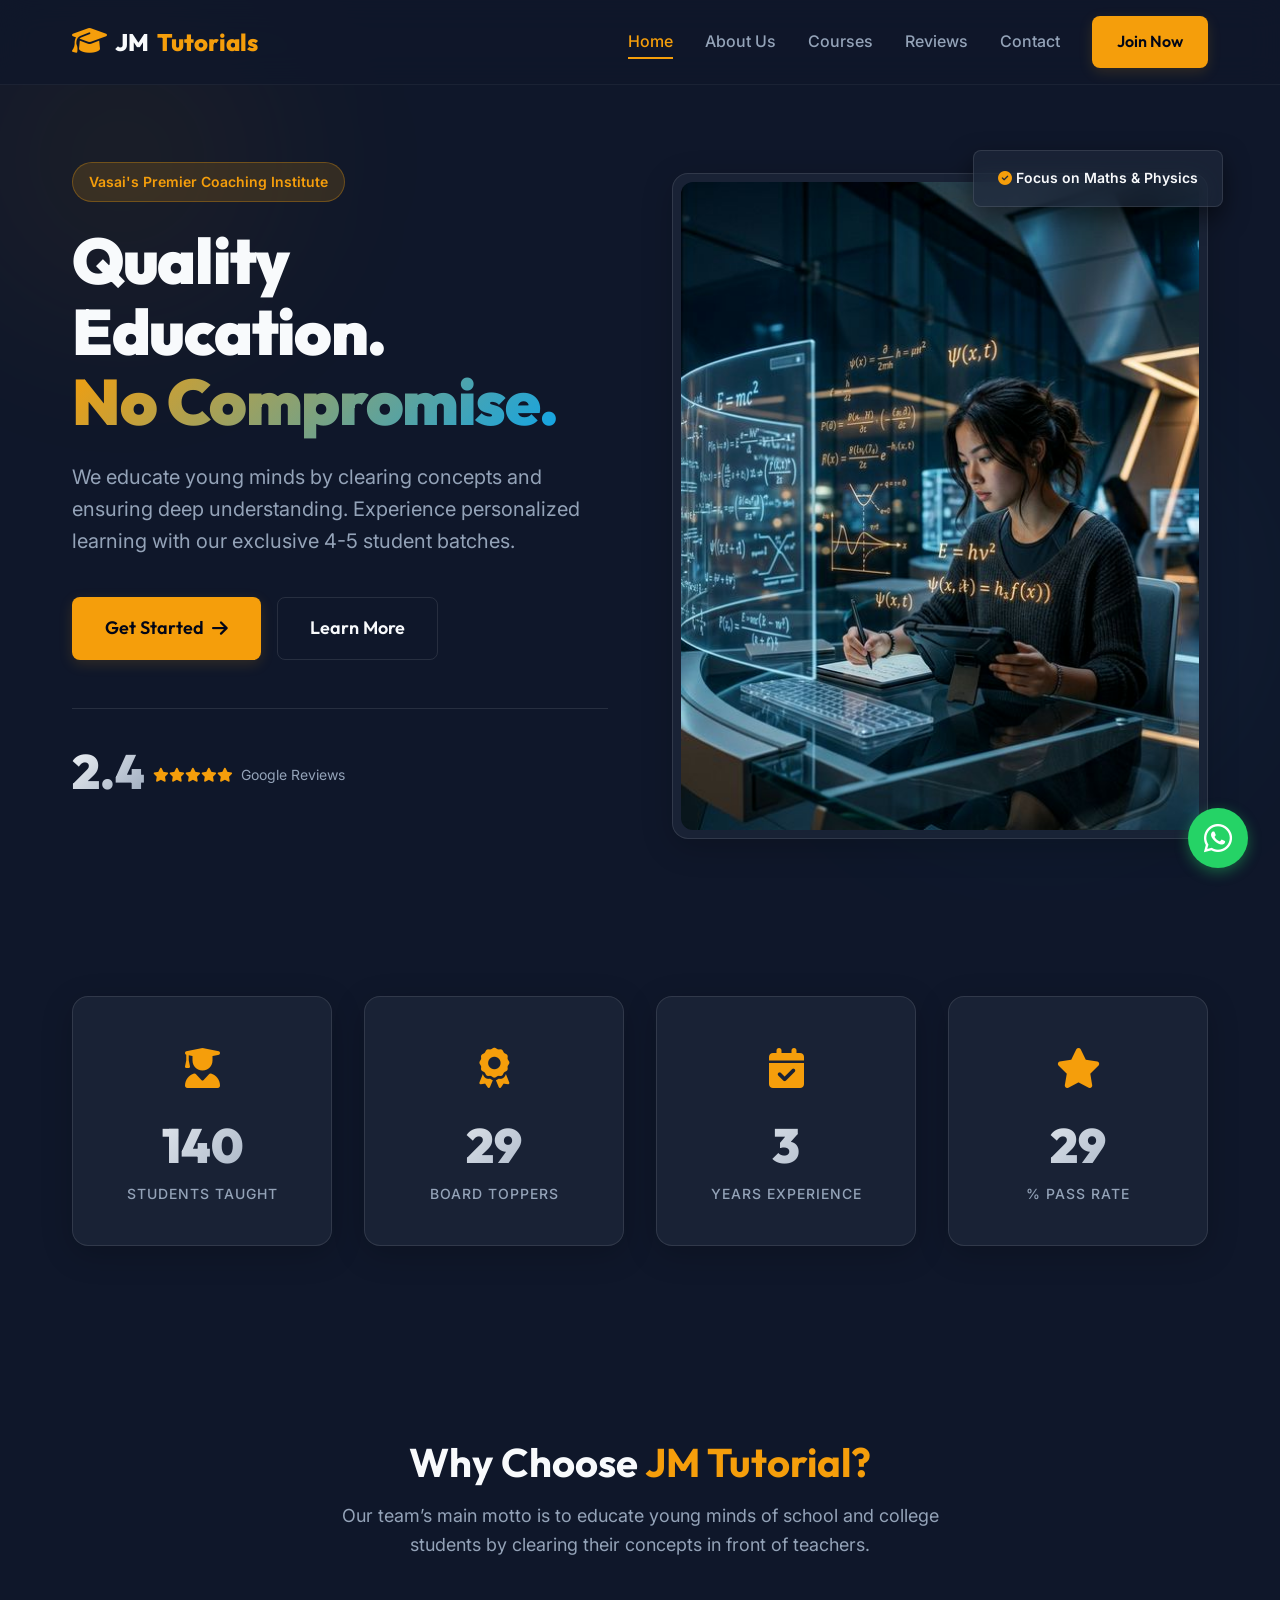
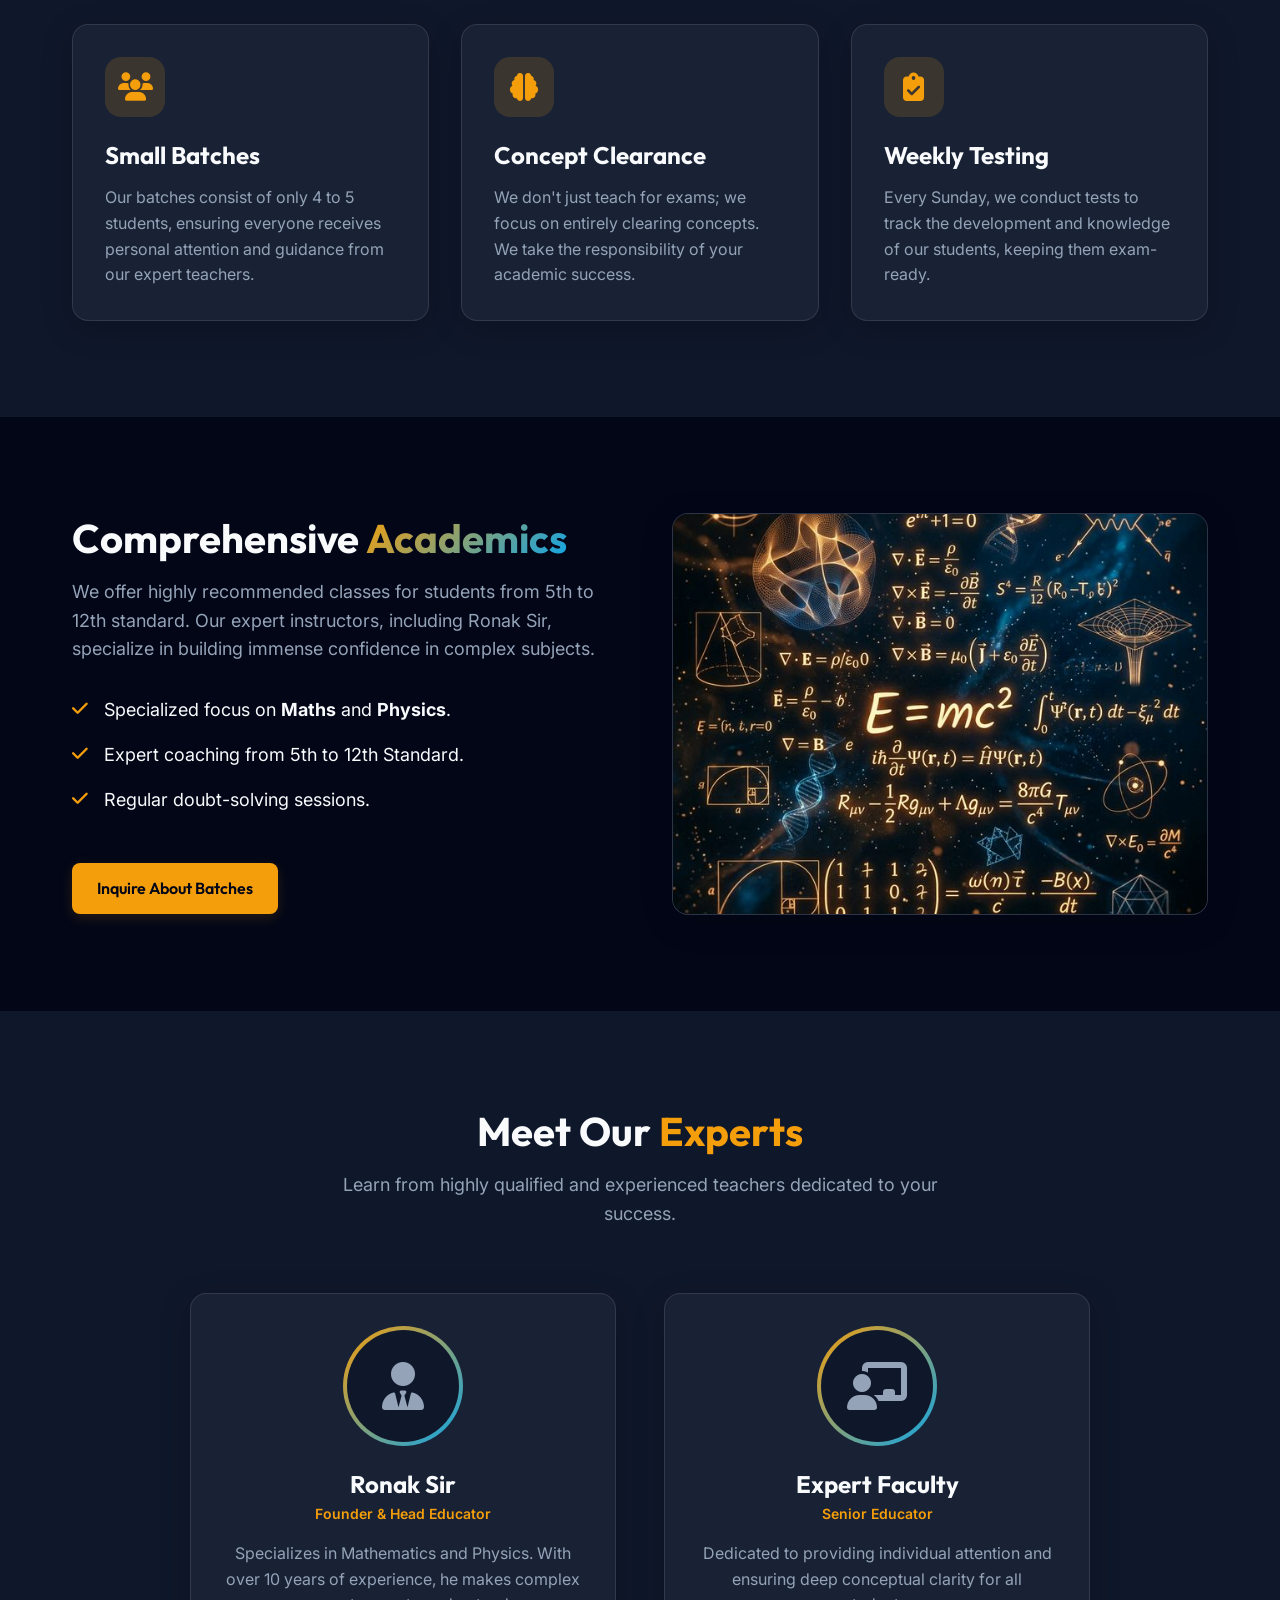
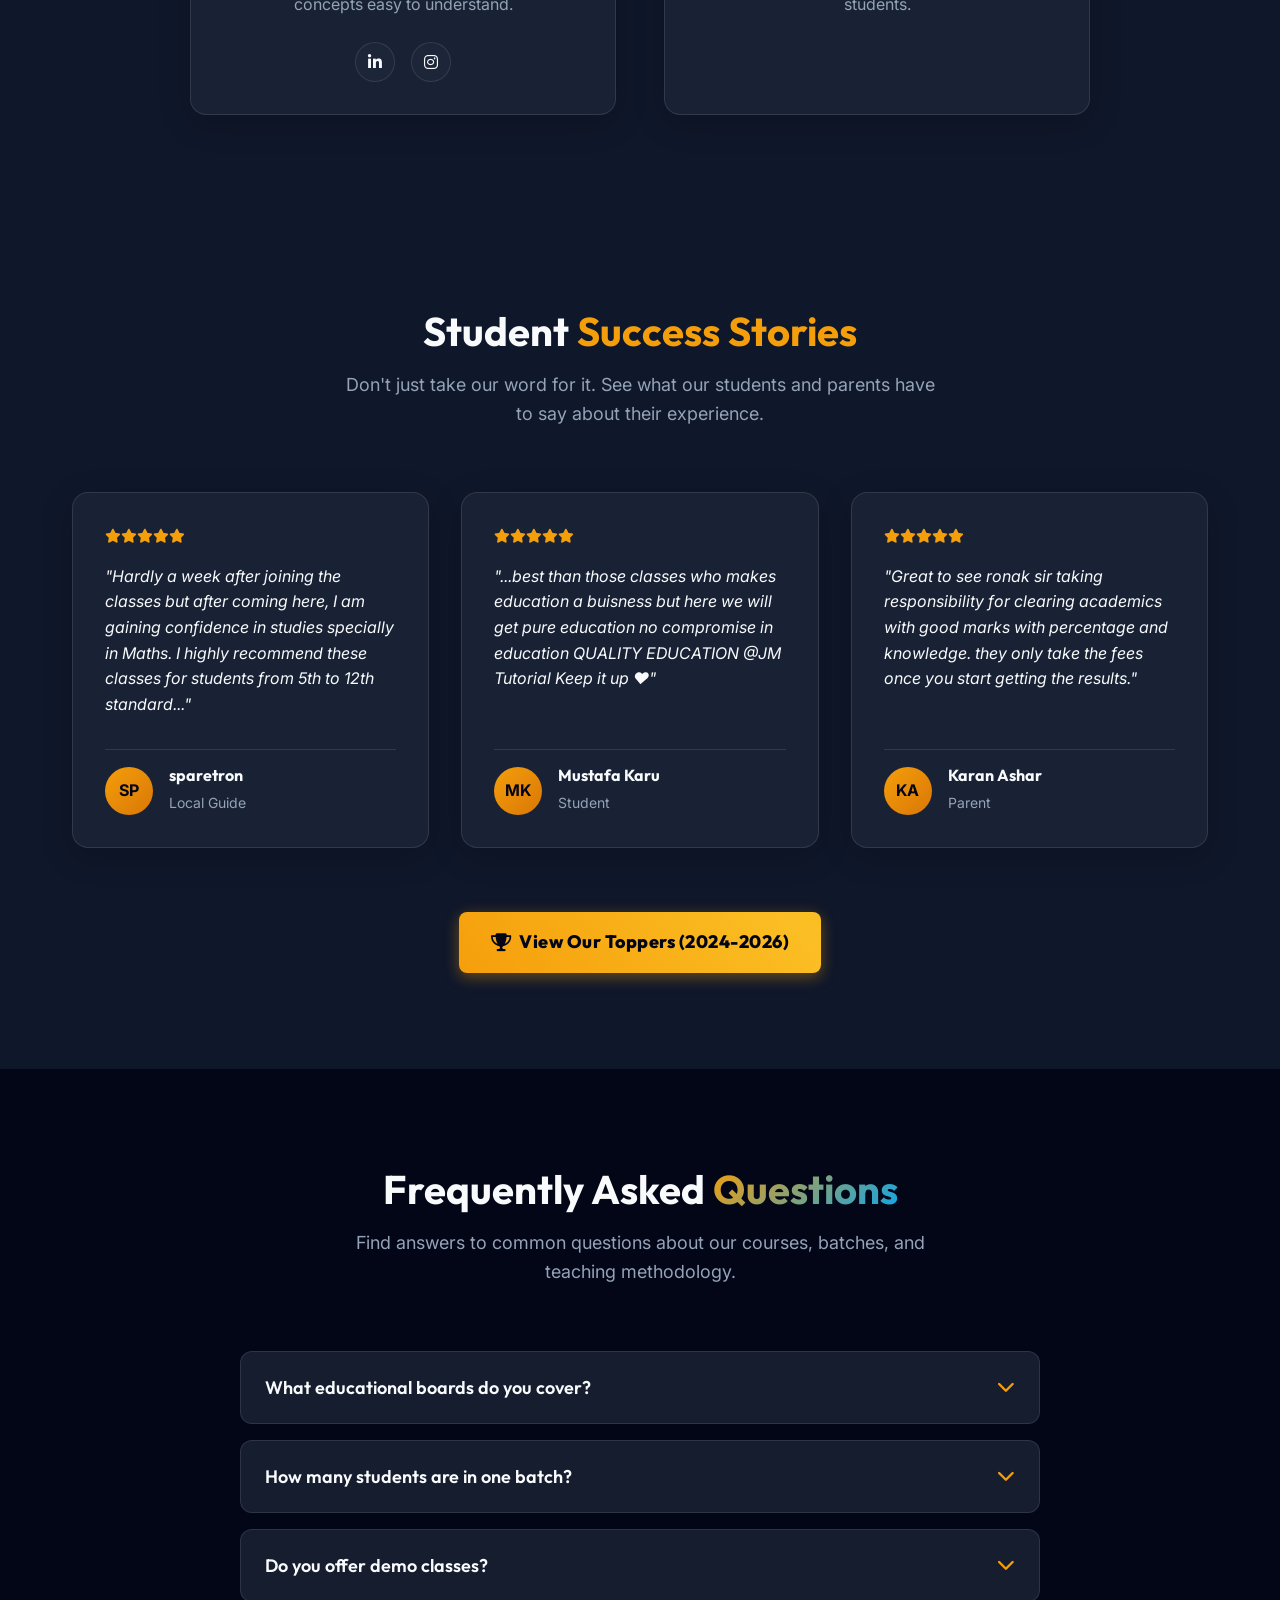
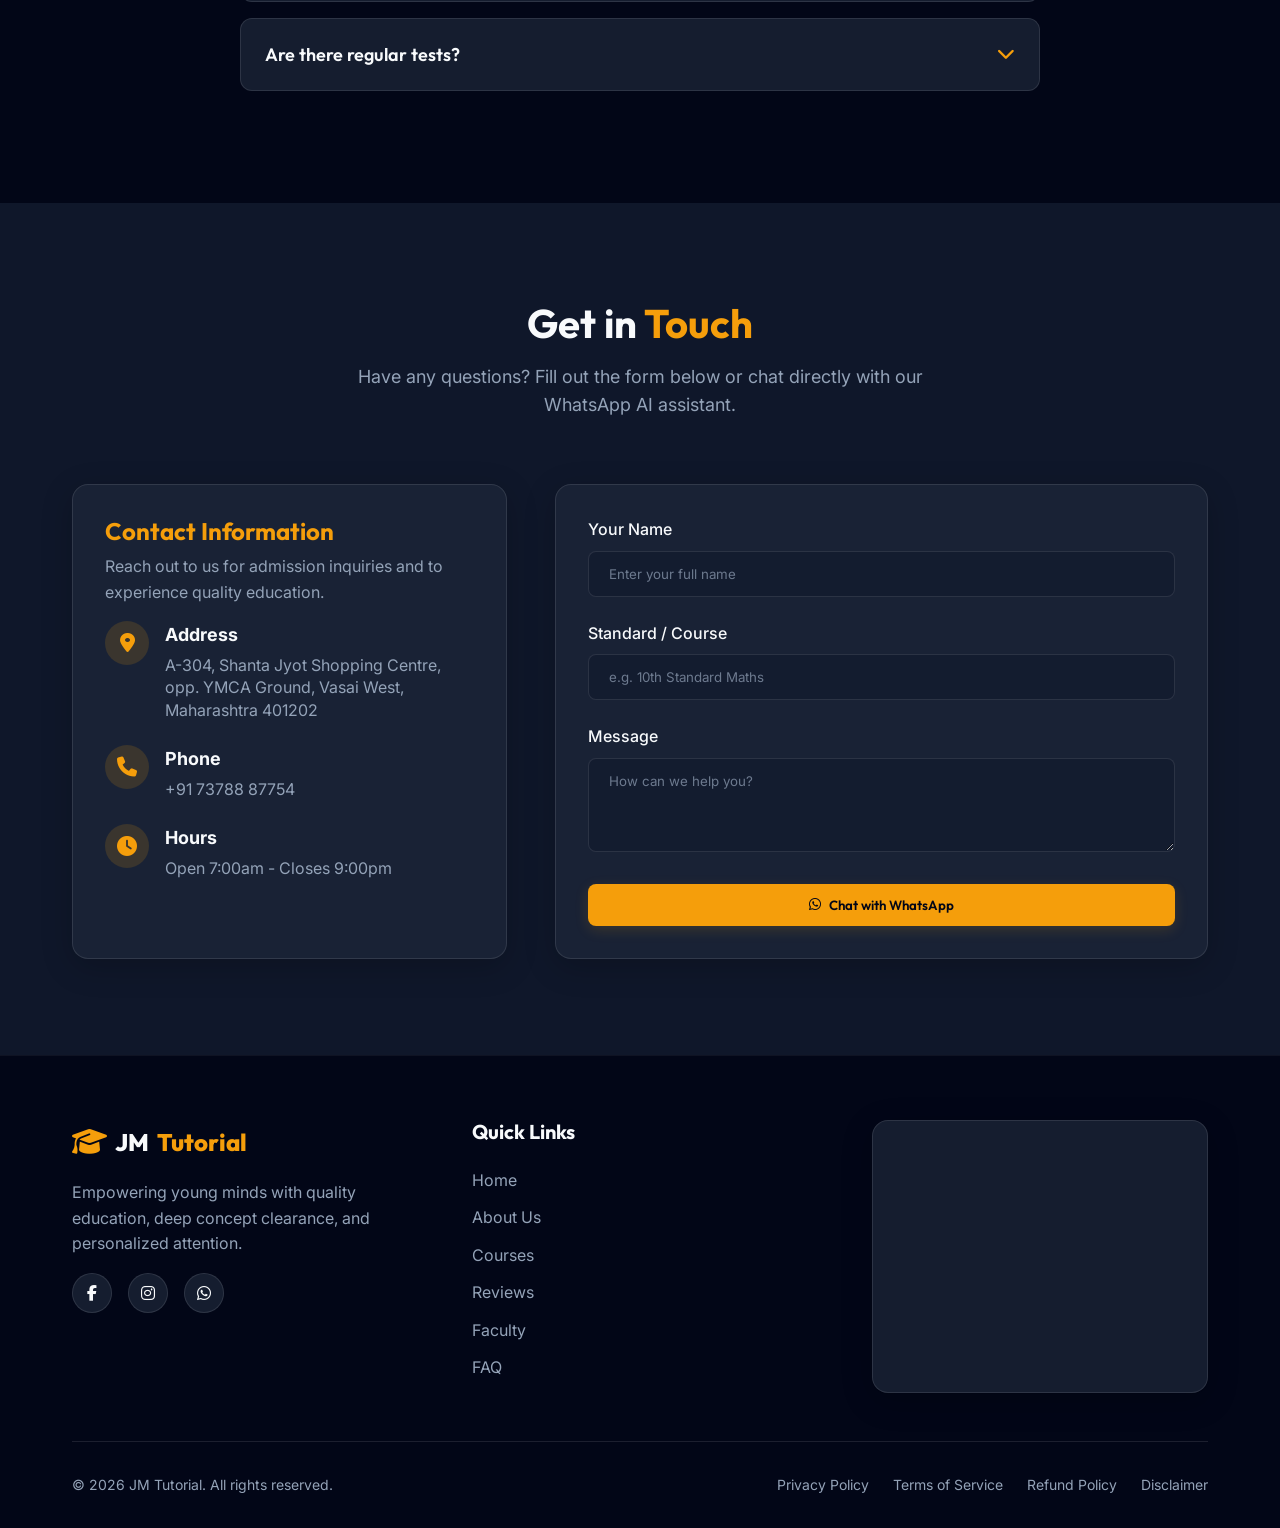
<file: index.html>
<!DOCTYPE html>
<html lang="en">

<head>
    <meta charset="UTF-8">
    <meta name="viewport" content="width=device-width, initial-scale=1.0">
    <title>JM Tutorials | Quality Education, No Compromise in Vasai</title>
    <meta name="description"
        content="JM Tutorial provides expert coaching with personal attention for students from 5th to 12th standard in Vasai. Specializing in Maths and Physics.">

    <!-- Google Fonts: Outfit for sleek headings, Inter for readable body -->
    <link rel="preconnect" href="https://fonts.googleapis.com">
    <link rel="preconnect" href="https://fonts.gstatic.com" crossorigin>
    <link
        href="https://fonts.googleapis.com/css2?family=Inter:wght@400;500;600&family=Outfit:wght@400;600;700;800;900&display=swap"
        rel="stylesheet">

    <!-- FontAwesome for standard icons -->
    <link rel="stylesheet" href="https://cdnjs.cloudflare.com/ajax/libs/font-awesome/6.4.0/css/all.min.css">

    <!-- CSS -->
    <link rel="stylesheet" href="css/style.css?v=3">

    <!-- Emergency Mobile Hitbox & Interactivity Fix (Bypasses CSS Cache Constraints) -->
    <style>
        /* Globally override broken WebKit hit-testing and glassmorphism proxy issues */
        @media screen and (max-width: 992px) {

            .hero-bg,
            .gradient-sphere {
                z-index: -100 !important;
                pointer-events: none !important;
            }

            .nav-links:not(.active) {
                display: none !important;
                visibility: hidden !important;
            }

            .glass-card,
            .navbar {
                backdrop-filter: none !important;
                -webkit-backdrop-filter: none !important;
                transform: none !important;
            }

            .glass-card {
                background: rgba(15, 23, 42, 0.95) !important;
            }

            .btn,
            a,
            button,
            input,
            textarea,
            select {
                position: relative !important;
                z-index: 1000 !important;
                cursor: pointer !important;
                pointer-events: auto !important;
                -webkit-user-select: auto !important;
                user-select: auto !important;

            }

            .navbar {
                z-index: 9999 !important;
            }

            .wa-widget-container {
                z-index: 9999 !important;
                pointer-events: none !important;
            }

            .wa-chat-box.active {
                pointer-events: auto !important;
            }

            .floating-wa {
                pointer-events: auto !important;
            }
        }
    </style>
</head>

<body>

    <!-- Navigation -->
    <header class="navbar" id="navbar">
        <div class="container nav-container">
            <a href="#" class="logo">
                <span class="logo-icon"><i class="fa-solid fa-graduation-cap"></i></span>
                JM <span class="text-primary">Tutorials</span>
            </a>
            <nav class="nav-links" id="nav-links">
                <a href="#hero" class="nav-link active">Home</a>
                <a href="#about" class="nav-link">About Us</a>
                <a href="#courses" class="nav-link">Courses</a>
                <a href="#testimonials" class="nav-link">Reviews</a>
                <a href="#contact" class="nav-link">Contact</a>
                <a href="#contact" class="btn btn-primary nav-btn">Join Now</a>
            </nav>
            <div class="mobile-menu-btn" id="mobile-menu-btn">
                <i class="fa-solid fa-bars"></i>
            </div>
        </div>
    </header>

    <!-- Hero Section -->
    <section class="hero" id="hero">
        <div class="hero-bg">
            <div class="gradient-sphere sphere-1"></div>
            <div class="gradient-sphere sphere-2"></div>
        </div>
        <div class="container hero-container relative">
            <div class="hero-content fade-in-up">
                <div class="badge">Vasai's Premier Coaching Institute</div>
                <h1 class="hero-title">Quality Education.<br><span class="text-gradient">No Compromise.</span></h1>
                <p class="hero-subtitle">We educate young minds by clearing concepts and ensuring deep understanding.
                    Experience personalized learning with our exclusive 4-5 student batches.</p>
                <div class="hero-btns">
                    <a href="#contact" class="btn btn-primary btn-lg">Get Started <i
                            class="fa-solid fa-arrow-right ml-2"></i></a>
                    <a href="#about" class="btn btn-outline btn-lg">Learn More</a>
                </div>
                <div class="hero-stats">
                    <div class="stat-item">
                        <span class="stat-number" data-target="5.0">0.0</span>
                        <div class="stat-stars">
                            <i class="fa-solid fa-star"></i><i class="fa-solid fa-star"></i><i
                                class="fa-solid fa-star"></i><i class="fa-solid fa-star"></i><i
                                class="fa-solid fa-star"></i>
                        </div>
                        <span class="stat-text">Google Reviews</span>
                    </div>
                </div>
            </div>
            <div class="hero-visual fade-in-left">
                <!-- Image placeholder, will be replaced by generated image -->
                <div class="glass-card visual-card">
                    <div class="visual-badge"><i class="fa-solid fa-check-circle text-primary"></i> Focus on Maths &
                        Physics</div>
                    <img src="images/hero.png" alt="Students studying at JM Tutorial" id="hero-img"
                        class="rounded-image">
                </div>
            </div>
        </div>
    </section>

    <!-- Stats Section -->
    <section class="stats-section section" id="stats">
        <div class="container">
            <div class="stats-grid">
                <div class="stat-card glass-card fade-in">
                    <div class="stat-icon"><i class="fa-solid fa-user-graduate"></i></div>
                    <h3 class="stat-number" data-target="500">0</h3>
                    <p class="stat-label">Students Taught</p>
                </div>
                <div class="stat-card glass-card fade-in" style="transition-delay: 100ms;">
                    <div class="stat-icon"><i class="fa-solid fa-award"></i></div>
                    <h3 class="stat-number" data-target="100">0</h3>
                    <p class="stat-label">Board Toppers</p>
                </div>
                <div class="stat-card glass-card fade-in" style="transition-delay: 200ms;">
                    <div class="stat-icon"><i class="fa-solid fa-calendar-check"></i></div>
                    <h3 class="stat-number" data-target="10">0</h3>
                    <p class="stat-label">Years Experience</p>
                </div>
                <div class="stat-card glass-card fade-in" style="transition-delay: 300ms;">
                    <div class="stat-icon"><i class="fa-solid fa-star"></i></div>
                    <h3 class="stat-number" data-target="100">0</h3>
                    <p class="stat-label">% Pass Rate</p>
                </div>
            </div>
        </div>
    </section>

    <!-- Features / About Section -->
    <section class="about section" id="about">
        <div class="container">
            <div class="section-header text-center fade-in">
                <h2 class="section-title">Why Choose <span class="text-primary">JM Tutorial?</span></h2>
                <p class="section-desc">Our team’s main motto is to educate young minds of school and college students
                    by clearing their concepts in front of teachers.</p>
            </div>

            <div class="features-grid">
                <div class="feature-card glass-card hover-lift fade-in">
                    <div class="feature-icon"><i class="fa-solid fa-users"></i></div>
                    <h3>Small Batches</h3>
                    <p>Our batches consist of only 4 to 5 students, ensuring everyone receives personal attention and
                        guidance from our expert teachers.</p>
                </div>
                <div class="feature-card glass-card hover-lift fade-in" style="transition-delay: 100ms;">
                    <div class="feature-icon"><i class="fa-solid fa-brain"></i></div>
                    <h3>Concept Clearance</h3>
                    <p>We don't just teach for exams; we focus on entirely clearing concepts. We take the responsibility
                        of your academic success.</p>
                </div>
                <div class="feature-card glass-card hover-lift fade-in" style="transition-delay: 200ms;">
                    <div class="feature-icon"><i class="fa-solid fa-clipboard-check"></i></div>
                    <h3>Weekly Testing</h3>
                    <p>Every Sunday, we conduct tests to track the development and knowledge of our students, keeping
                        them exam-ready.</p>
                </div>
            </div>
        </div>
    </section>

    <!-- Courses Section -->
    <section class="courses section bg-darker" id="courses">
        <div class="container courses-container">
            <div class="courses-content fade-in-up">
                <h2 class="section-title">Comprehensive <span class="text-gradient">Academics</span></h2>
                <p class="section-desc">We offer highly recommended classes for students from 5th to 12th standard. Our
                    expert instructors, including Ronak Sir, specialize in building immense confidence in complex
                    subjects.</p>
                <ul class="course-highlights">
                    <li><i class="fa-solid fa-check text-primary"></i> <span>Specialized focus on <strong>Maths</strong>
                            and <strong>Physics</strong>.</span></li>
                    <li><i class="fa-solid fa-check text-primary"></i> <span>Expert coaching from 5th to 12th
                            Standard.</span></li>
                    <li><i class="fa-solid fa-check text-primary"></i> <span>Regular doubt-solving sessions.</span></li>
                </ul>
                <a href="#contact" class="btn btn-primary mt-4">Inquire About Batches</a>
            </div>
            <div class="courses-visual fade-in-left">
                <div class="glass-card p-0 overflow-hidden">
                    <img src="images/courses.png" alt="Maths and Physics education" id="course-img" class="full-img">
                </div>
            </div>
        </div>
    </section>

    <!-- Faculty Section -->
    <section class="faculty section" id="faculty">
        <div class="container">
            <div class="section-header text-center fade-in">
                <h2 class="section-title">Meet Our <span class="text-primary">Experts</span></h2>
                <p class="section-desc">Learn from highly qualified and experienced teachers dedicated to your success.</p>
            </div>
            
            <div class="faculty-grid">
                <div class="faculty-card glass-card hover-lift fade-in">
                    <div class="faculty-img-wrapper">
                        <!-- Placeholder for Ronak Sir Photo -->
                        <div class="faculty-img-placeholder"><i class="fa-solid fa-user-tie"></i></div>
                    </div>
                    <div class="faculty-info">
                        <h3>Ronak Sir</h3>
                        <span class="faculty-role text-primary">Founder & Head Educator</span>
                        <p>Specializes in Mathematics and Physics. With over 10 years of experience, he makes complex concepts easy to understand.</p>
                        <div class="faculty-social">
                            <a href="#" class="social-icon"><i class="fa-brands fa-linkedin-in"></i></a>
                            <a href="#" class="social-icon"><i class="fa-brands fa-instagram"></i></a>
                        </div>
                    </div>
                </div>
                
                <div class="faculty-card glass-card hover-lift fade-in" style="transition-delay: 100ms;">
                    <div class="faculty-img-wrapper">
                        <!-- Placeholder for other faculty -->
                        <div class="faculty-img-placeholder"><i class="fa-solid fa-chalkboard-user"></i></div>
                    </div>
                    <div class="faculty-info">
                        <h3>Expert Faculty</h3>
                        <span class="faculty-role text-primary">Senior Educator</span>
                        <p>Dedicated to providing individual attention and ensuring deep conceptual clarity for all students.</p>
                    </div>
                </div>
            </div>
        </div>
    </section>

    <!-- Testimonials Section -->
    <section class="testimonials section" id="testimonials">
        <div class="container">
            <div class="section-header text-center fade-in">
                <h2 class="section-title">Student <span class="text-primary">Success Stories</span></h2>
                <p class="section-desc">Don't just take our word for it. See what our students and parents have to say
                    about their experience.</p>
            </div>

            <div class="testimonials-grid">
                <div class="testimonial-card glass-card fade-in">
                    <div class="stars">
                        <i class="fa-solid fa-star"></i><i class="fa-solid fa-star"></i><i
                            class="fa-solid fa-star"></i><i class="fa-solid fa-star"></i><i
                            class="fa-solid fa-star"></i>
                    </div>
                    <p class="review-text">"Hardly a week after joining the classes but after coming here, I am gaining
                        confidence in studies specially in Maths. I highly recommend these classes for students from 5th
                        to 12th standard..."</p>
                    <div class="reviewer">
                        <div class="reviewer-avatar">SP</div>
                        <div class="reviewer-info">
                            <h4>sparetron</h4>
                            <span>Local Guide</span>
                        </div>
                    </div>
                </div>

                <div class="testimonial-card glass-card fade-in" style="transition-delay: 100ms;">
                    <div class="stars">
                        <i class="fa-solid fa-star"></i><i class="fa-solid fa-star"></i><i
                            class="fa-solid fa-star"></i><i class="fa-solid fa-star"></i><i
                            class="fa-solid fa-star"></i>
                    </div>
                    <p class="review-text">"...best than those classes who makes education a buisness but here we will
                        get pure education no compromise in education QUALITY EDUCATION @JM Tutorial Keep it up ❤️"</p>
                    <div class="reviewer">
                        <div class="reviewer-avatar">MK</div>
                        <div class="reviewer-info">
                            <h4>Mustafa Karu</h4>
                            <span>Student</span>
                        </div>
                    </div>
                </div>

                <div class="testimonial-card glass-card fade-in" style="transition-delay: 200ms;">
                    <div class="stars">
                        <i class="fa-solid fa-star"></i><i class="fa-solid fa-star"></i><i
                            class="fa-solid fa-star"></i><i class="fa-solid fa-star"></i><i
                            class="fa-solid fa-star"></i>
                    </div>
                    <p class="review-text">"Great to see ronak sir taking responsibility for clearing academics with
                        good marks with percentage and knowledge. they only take the fees once you start getting the
                        results."</p>
                    <div class="reviewer">
                        <div class="reviewer-avatar">KA</div>
                        <div class="reviewer-info">
                            <h4>Karan Ashar</h4>
                            <span>Parent</span>
                        </div>
                    </div>
                </div>
            </div>

            <!-- Toppers Animated Link Button -->
            <div class="text-center" style="margin-top: 4rem;">
                <a href="toppers.html" class="btn btn-primary btn-lg animated-btn" style="display: inline-flex;">
                    <i class="fa-solid fa-trophy mr-2"></i> View Our Toppers (2024-2026)
                </a>
            </div>
        </div>
    </section>

    <!-- FAQ Section -->
    <section class="faq section bg-darker" id="faq">
        <div class="container">
            <div class="section-header text-center fade-in">
                <h2 class="section-title">Frequently Asked <span class="text-gradient">Questions</span></h2>
                <p class="section-desc">Find answers to common questions about our courses, batches, and teaching methodology.</p>
            </div>
            
            <div class="faq-container fade-in-up">
                <div class="faq-item">
                    <button class="faq-question">
                        <span>What educational boards do you cover?</span>
                        <i class="fa-solid fa-chevron-down"></i>
                    </button>
                    <div class="faq-answer">
                        <p>We provide coaching for Maharashtra State Board, CBSE, and ICSE boards, ensuring the curriculum aligns perfectly with your school syllabus.</p>
                    </div>
                </div>
                
                <div class="faq-item">
                    <button class="faq-question">
                        <span>How many students are in one batch?</span>
                        <i class="fa-solid fa-chevron-down"></i>
                    </button>
                    <div class="faq-answer">
                        <p>We maintain an exclusive batch size of 4 to 5 students to ensure that every student receives personalized attention and guidance.</p>
                    </div>
                </div>
                
                <div class="faq-item">
                    <button class="faq-question">
                        <span>Do you offer demo classes?</span>
                        <i class="fa-solid fa-chevron-down"></i>
                    </button>
                    <div class="faq-answer">
                        <p>Yes, we offer demo classes so students and parents can experience our teaching methodology before committing to admission.</p>
                    </div>
                </div>
                
                <div class="faq-item">
                    <button class="faq-question">
                        <span>Are there regular tests?</span>
                        <i class="fa-solid fa-chevron-down"></i>
                    </button>
                    <div class="faq-answer">
                        <p>Absolutely. We conduct weekly tests every Sunday to track student development, identify weak areas, and keep them exam-ready.</p>
                    </div>
                </div>
            </div>
        </div>
    </section>

    <!-- Contact Form Section -->
    <section class="contact section" id="contact">
        <div class="container">
            <div class="section-header text-center fade-in">
                <h2 class="section-title">Get in <span class="text-primary">Touch</span></h2>
                <p class="section-desc">Have any questions? Fill out the form below or chat directly with our WhatsApp
                    AI assistant.</p>
            </div>

            <div class="contact-grid">
                <!-- Contact Info -->
                <div class="contact-info glass-card fade-in-left">
                    <h3>Contact Information</h3>
                    <p class="text-muted mb-4">Reach out to us for admission inquiries and to experience quality
                        education.</p>
                    <ul class="contact-details-list">
                        <li>
                            <div class="contact-icon"><i class="fa-solid fa-location-dot"></i></div>
                            <div>
                                <strong>Address</strong>
                                <p>A-304, Shanta Jyot Shopping Centre, opp. YMCA Ground, Vasai West, Maharashtra 401202
                                </p>
                            </div>
                        </li>
                        <li>
                            <div class="contact-icon"><i class="fa-solid fa-phone"></i></div>
                            <div>
                                <strong>Phone</strong>
                                <p><a href="tel:+917378887754">+91 73788 87754</a></p>
                            </div>
                        </li>
                        <li>
                            <div class="contact-icon"><i class="fa-solid fa-clock"></i></div>
                            <div>
                                <strong>Hours</strong>
                                <p>Open 7:00am - Closes 9:00pm</p>
                            </div>
                        </li>
                    </ul>
                </div>

                <!-- Contact Form -->
                <div class="contact-form-container glass-card fade-in-up" style="transition-delay: 100ms;">
                    <form id="wa-form" class="contact-form">
                        <div class="form-group">
                            <label for="name">Your Name</label>
                            <input type="text" id="name" class="form-control" placeholder="Enter your full name"
                                required>
                        </div>
                        <div class="form-group">
                            <label for="standard">Standard / Course</label>
                            <input type="text" id="standard" class="form-control"
                                placeholder="e.g. 10th Standard Maths">
                        </div>
                        <div class="form-group">
                            <label for="message">Message</label>
                            <textarea id="message" class="form-control" rows="4" placeholder="How can we help you?"
                                required></textarea>
                        </div>
                        <button type="submit" class="btn btn-primary w-100"><i class="fa-brands fa-whatsapp mr-2"></i>
                            Chat with WhatsApp</button>
                    </form>
                </div>
            </div>
        </div>
    </section>

    <!-- Footer Section -->
    <footer class="footer bg-darker">
        <div class="container">
            <div class="footer-grid">
                <div class="footer-info">
                    <a href="#" class="logo mb-4 inline-block">
                        <span class="logo-icon"><i class="fa-solid fa-graduation-cap"></i></span>
                        JM <span class="text-primary">Tutorial</span>
                    </a>
                    <p class="text-muted mb-4">Empowering young minds with quality education, deep concept clearance,
                        and personalized attention.</p>
                    <div class="social-links">
                        <a href="#" class="social-icon"><i class="fa-brands fa-facebook-f"></i></a>
                        <a href="#" class="social-icon"><i class="fa-brands fa-instagram"></i></a>
                        <a href="https://wa.me/917378887754" class="social-icon" target="_blank"><i
                                class="fa-brands fa-whatsapp"></i></a>
                    </div>
                </div>

                <div class="footer-links-col">
                    <h3 class="footer-heading">Quick Links</h3>
                    <ul class="quick-links">
                        <li><a href="#hero">Home</a></li>
                        <li><a href="#about">About Us</a></li>
                        <li><a href="#courses">Courses</a></li>
                        <li><a href="#testimonials">Reviews</a></li>
                        <li><a href="#faculty">Faculty</a></li>
                        <li><a href="#faq">FAQ</a></li>
                    </ul>
                </div>

                <div class="footer-map">
                    <div class="map-container glass-card p-2 rounded-xl">
                        <!-- Embed Google Maps iframe placeholder -->
                        <iframe
                            src="https://www.google.com/maps/embed?pb=!1m18!1m12!1m3!1d3763.5414674482813!2d72.8219463!3d19.3888358!2m3!1f0!2f0!3f0!3m2!1i1024!2i768!4f13.1!3m3!1m2!1s0x3be7aec1dd2aaecd%3A0x6b8bd7c0eeef8674!2sJM%20Tutorial!5e0!3m2!1sen!2sin!4v1714241234567!5m2!1sen!2sin"
                            width="100%" height="200" style="border:0; border-radius: 8px;" allowfullscreen=""
                            loading="lazy" referrerpolicy="no-referrer-when-downgrade"></iframe>
                    </div>
                </div>
            </div>

            <div class="footer-bottom">
                <p>&copy; 2026 JM Tutorial. All rights reserved.</p>
                <div class="footer-links">
                    <a href="privacy-policy.html">Privacy Policy</a>
                    <a href="terms-of-service.html">Terms of Service</a>
                    <a href="refund-policy.html">Refund Policy</a>
                    <a href="disclaimer.html">Disclaimer</a>
                </div>
            </div>
        </div>
    </footer>

    <!-- Floating WhatsApp Widget & Chat Box -->
    <div class="wa-widget-container">
        <!-- Chat Box -->
        <div class="wa-chat-box" id="wa-chat-box">
            <div class="wa-chat-header">
                <div class="wa-header-info">
                    <img src="images/hero.png" alt="AI Agent" class="wa-avatar">
                    <div>
                        <h4>JM Tutorial </h4>
                        <span class="wa-status">Typically replies instantly</span>
                    </div>
                </div>
                <button class="wa-close-btn" id="wa-close-btn"><i class="fa-solid fa-xmark"></i></button>
            </div>
            <div class="wa-chat-body">
                <div class="wa-message wa-received">
                    <p>Hi there! 👋 I am the JM Tutorial AI Assistant.</p>
                </div>
                <div class="wa-message wa-received">
                    <p>How can I help you with your inquiry today?</p>
                </div>
            </div>
            <div class="wa-chat-footer">
                <form id="wa-widget-form" class="wa-input-container">
                    <input type="text" id="wa-widget-input" placeholder="Type a message..." required autocomplete="off">
                    <button type="submit" class="wa-send-btn"><i class="fa-solid fa-paper-plane"></i></button>
                </form>
            </div>
        </div>

        <!-- Floating Button -->
        <button class="floating-wa" id="floating-wa-btn">
            <div class="wa-tooltip">Chat with WhatsApp</div>
            <i class="fa-brands fa-whatsapp"></i>
        </button>
    </div>

    <!-- JavaScript -->
    <script src="js/script.js"></script>
</body>

</html>
</file>
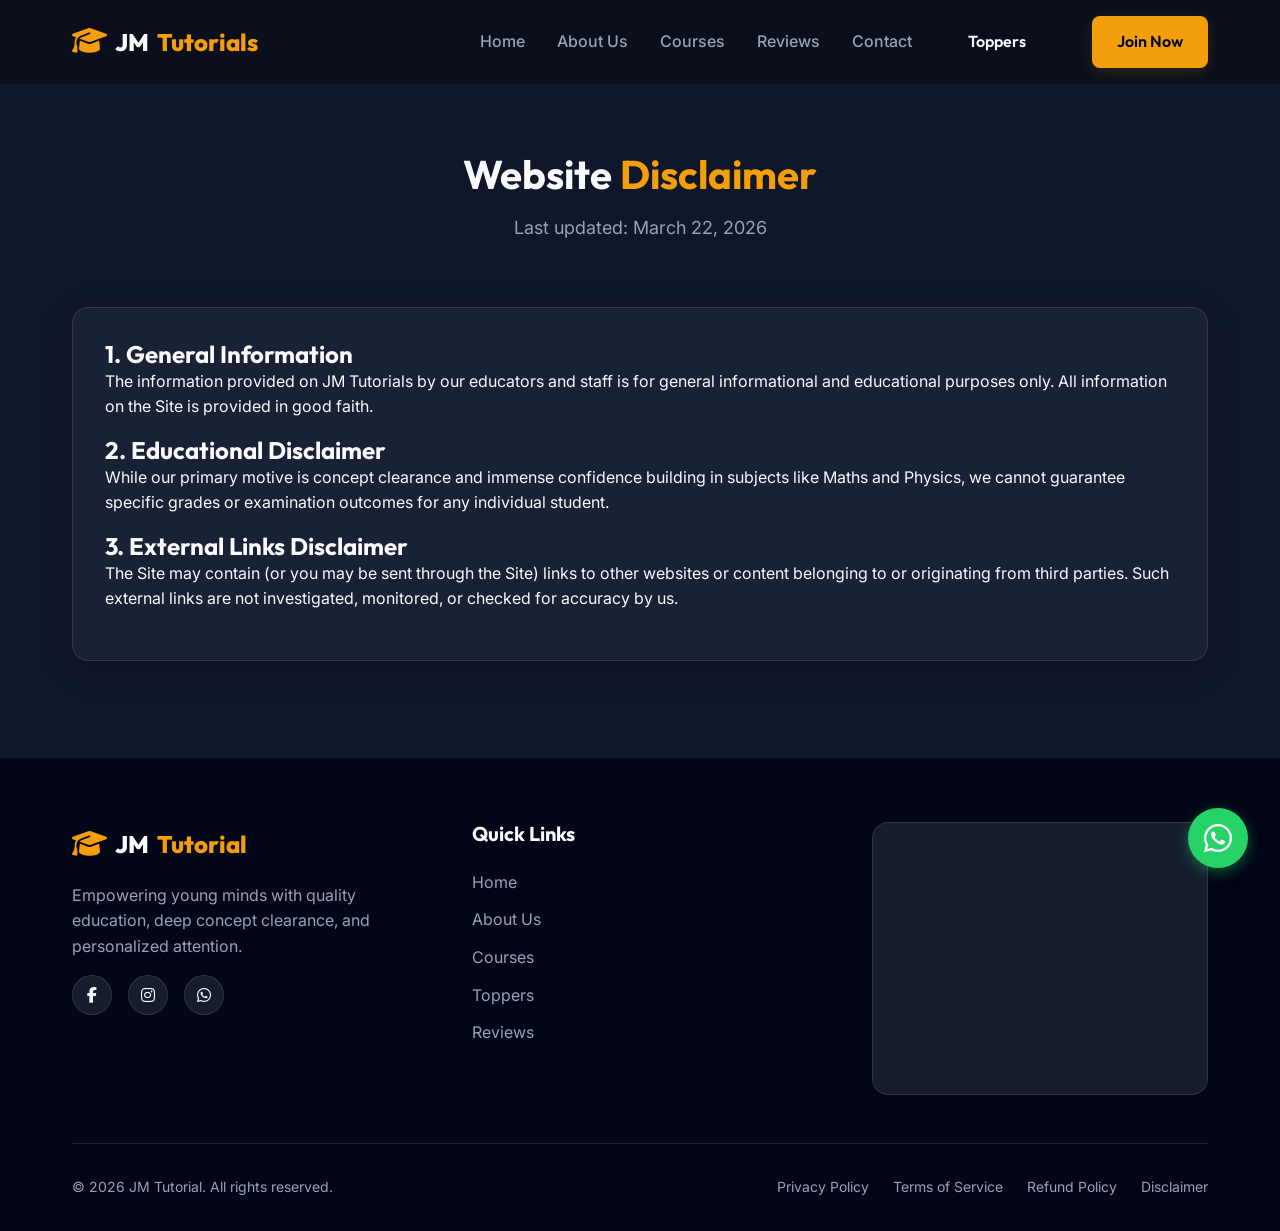
<file: disclaimer.html>
<!DOCTYPE html>
<html lang="en">

<head>
    <meta charset="UTF-8">
    <meta name="viewport" content="width=device-width, initial-scale=1.0">
    <title>Disclaimer | JM Tutorials</title>
    <meta name="description" content="Disclaimer for JM Tutorials, Vasai.">

    <!-- Google Fonts: Outfit for sleek headings, Inter for readable body -->
    <link rel="preconnect" href="https://fonts.googleapis.com">
    <link rel="preconnect" href="https://fonts.gstatic.com" crossorigin>
    <link href="https://fonts.googleapis.com/css2?family=Inter:wght@400;500;600&family=Outfit:wght@400;600;700;800;900&display=swap" rel="stylesheet">

    <!-- FontAwesome for standard icons -->
    <link rel="stylesheet" href="https://cdnjs.cloudflare.com/ajax/libs/font-awesome/6.4.0/css/all.min.css">

    <!-- CSS -->
    <link rel="stylesheet" href="css/style.css?v=3">
</head>

<body>

    <!-- Navigation -->
    <header class="navbar" id="navbar" style="background: rgba(10, 15, 26, 0.9); backdrop-filter: blur(10px);">
        <div class="container nav-container">
            <a href="index.html" class="logo">
                <span class="logo-icon"><i class="fa-solid fa-graduation-cap"></i></span>
                JM <span class="text-primary">Tutorials</span>
            </a>
            <nav class="nav-links" id="nav-links">
                <a href="index.html#hero" class="nav-link">Home</a>
                <a href="index.html#about" class="nav-link">About Us</a>
                <a href="index.html#courses" class="nav-link">Courses</a>
                <a href="index.html#testimonials" class="nav-link">Reviews</a>
                <a href="index.html#contact" class="nav-link">Contact</a>
                <a href="toppers.html" class="btn btn-outline nav-btn" style="border: 1px solid var(--color-primary); margin-right: 10px;">Toppers</a>
                <a href="index.html#contact" class="btn btn-primary nav-btn">Join Now</a>
            </nav>
            <div class="mobile-menu-btn" id="mobile-menu-btn">
                <i class="fa-solid fa-bars"></i>
            </div>
        </div>
    </header>

    <!-- Page Content -->
    <section class="section" id="disclaimer" style="padding-top: 150px; min-height: 80vh;">
        <div class="container">
            <div class="section-header text-center fade-in">
                <h1 class="section-title">Website <span class="text-primary">Disclaimer</span></h1>
                <p class="section-desc">Last updated: March 22, 2026</p>
            </div>

            <div class="glass-card fade-in" style="margin-top: 40px; text-align: left;">
                <h3 class="mb-3" style="color: var(--color-primary); font-family: var(--font-heading); font-size: 1.5rem;">1. General Information</h3>
                <p class="mb-4">The information provided on JM Tutorials by our educators and staff is for general informational and educational purposes only. All information on the Site is provided in good faith.</p>

                <h3 class="mb-3" style="color: var(--color-primary); font-family: var(--font-heading); font-size: 1.5rem;">2. Educational Disclaimer</h3>
                <p class="mb-4">While our primary motive is concept clearance and immense confidence building in subjects like Maths and Physics, we cannot guarantee specific grades or examination outcomes for any individual student.</p>

                <h3 class="mb-3" style="color: var(--color-primary); font-family: var(--font-heading); font-size: 1.5rem;">3. External Links Disclaimer</h3>
                <p class="mb-4">The Site may contain (or you may be sent through the Site) links to other websites or content belonging to or originating from third parties. Such external links are not investigated, monitored, or checked for accuracy by us.</p>
            </div>
        </div>
    </section>

    <!-- Footer Section -->
    <footer class="footer bg-darker">
        <div class="container">
            <div class="footer-grid">
                <div class="footer-info">
                    <a href="index.html" class="logo mb-4 inline-block">
                        <span class="logo-icon"><i class="fa-solid fa-graduation-cap"></i></span>
                        JM <span class="text-primary">Tutorial</span>
                    </a>
                    <p class="text-muted mb-4">Empowering young minds with quality education, deep concept clearance,
                        and personalized attention.</p>
                    <div class="social-links">
                        <a href="#" class="social-icon"><i class="fa-brands fa-facebook-f"></i></a>
                        <a href="#" class="social-icon"><i class="fa-brands fa-instagram"></i></a>
                        <a href="https://wa.me/917378887754" class="social-icon" target="_blank"><i class="fa-brands fa-whatsapp"></i></a>
                    </div>
                </div>

                <div class="footer-links-col">
                    <h3 class="footer-heading">Quick Links</h3>
                    <ul class="quick-links">
                        <li><a href="index.html#hero">Home</a></li>
                        <li><a href="index.html#about">About Us</a></li>
                        <li><a href="index.html#courses">Courses</a></li>
                        <li><a href="toppers.html">Toppers</a></li>
                        <li><a href="index.html#testimonials">Reviews</a></li>
                    </ul>
                </div>

                <div class="footer-map">
                    <div class="map-container glass-card p-2 rounded-xl">
                        <iframe
                            src="https://www.google.com/maps/embed?pb=!1m18!1m12!1m3!1d3763.5414674482813!2d72.8219463!3d19.3888358!2m3!1f0!2f0!3f0!3m2!1i1024!2i768!4f13.1!3m3!1m2!1s0x3be7aec1dd2aaecd%3A0x6b8bd7c0eeef8674!2sJM%20Tutorial!5e0!3m2!1sen!2sin!4v1714241234567!5m2!1sen!2sin"
                            width="100%" height="200" style="border:0; border-radius: 8px;" allowfullscreen=""
                            loading="lazy" referrerpolicy="no-referrer-when-downgrade"></iframe>
                    </div>
                </div>
            </div>

            <div class="footer-bottom">
                <p>&copy; 2026 JM Tutorial. All rights reserved.</p>
                <div class="footer-links">
                    <a href="privacy-policy.html">Privacy Policy</a>
                    <a href="terms-of-service.html">Terms of Service</a>
                    <a href="refund-policy.html">Refund Policy</a>
                    <a href="disclaimer.html">Disclaimer</a>
                </div>
            </div>
        </div>
    </footer>

    <!-- Floating WhatsApp Widget & Chat Box -->
    <div class="wa-widget-container">
        <!-- Chat Box -->
        <div class="wa-chat-box" id="wa-chat-box">
            <div class="wa-chat-header">
                <div class="wa-header-info">
                    <img src="images/hero.png" alt="AI Agent" class="wa-avatar">
                    <div>
                        <h4>JM Tutorial </h4>
                        <span class="wa-status">Typically replies instantly</span>
                    </div>
                </div>
                <button class="wa-close-btn" id="wa-close-btn"><i class="fa-solid fa-xmark"></i></button>
            </div>
            <div class="wa-chat-body">
                <div class="wa-message wa-received">
                    <p>Hi there! 👋 I am the JM Tutorial AI Assistant.</p>
                </div>
                <div class="wa-message wa-received">
                    <p>How can I help you with your inquiry today?</p>
                </div>
            </div>
            <div class="wa-chat-footer">
                <form id="wa-widget-form" class="wa-input-container">
                    <input type="text" id="wa-widget-input" placeholder="Type a message..." required autocomplete="off">
                    <button type="submit" class="wa-send-btn"><i class="fa-solid fa-paper-plane"></i></button>
                </form>
            </div>
        </div>

        <!-- Floating Button -->
        <button class="floating-wa" id="floating-wa-btn">
            <div class="wa-tooltip">Chat with WhatsApp</div>
            <i class="fa-brands fa-whatsapp"></i>
        </button>
    </div>

    <!-- JavaScript -->
    <script src="js/script.js"></script>
</body>
</html>
</file>
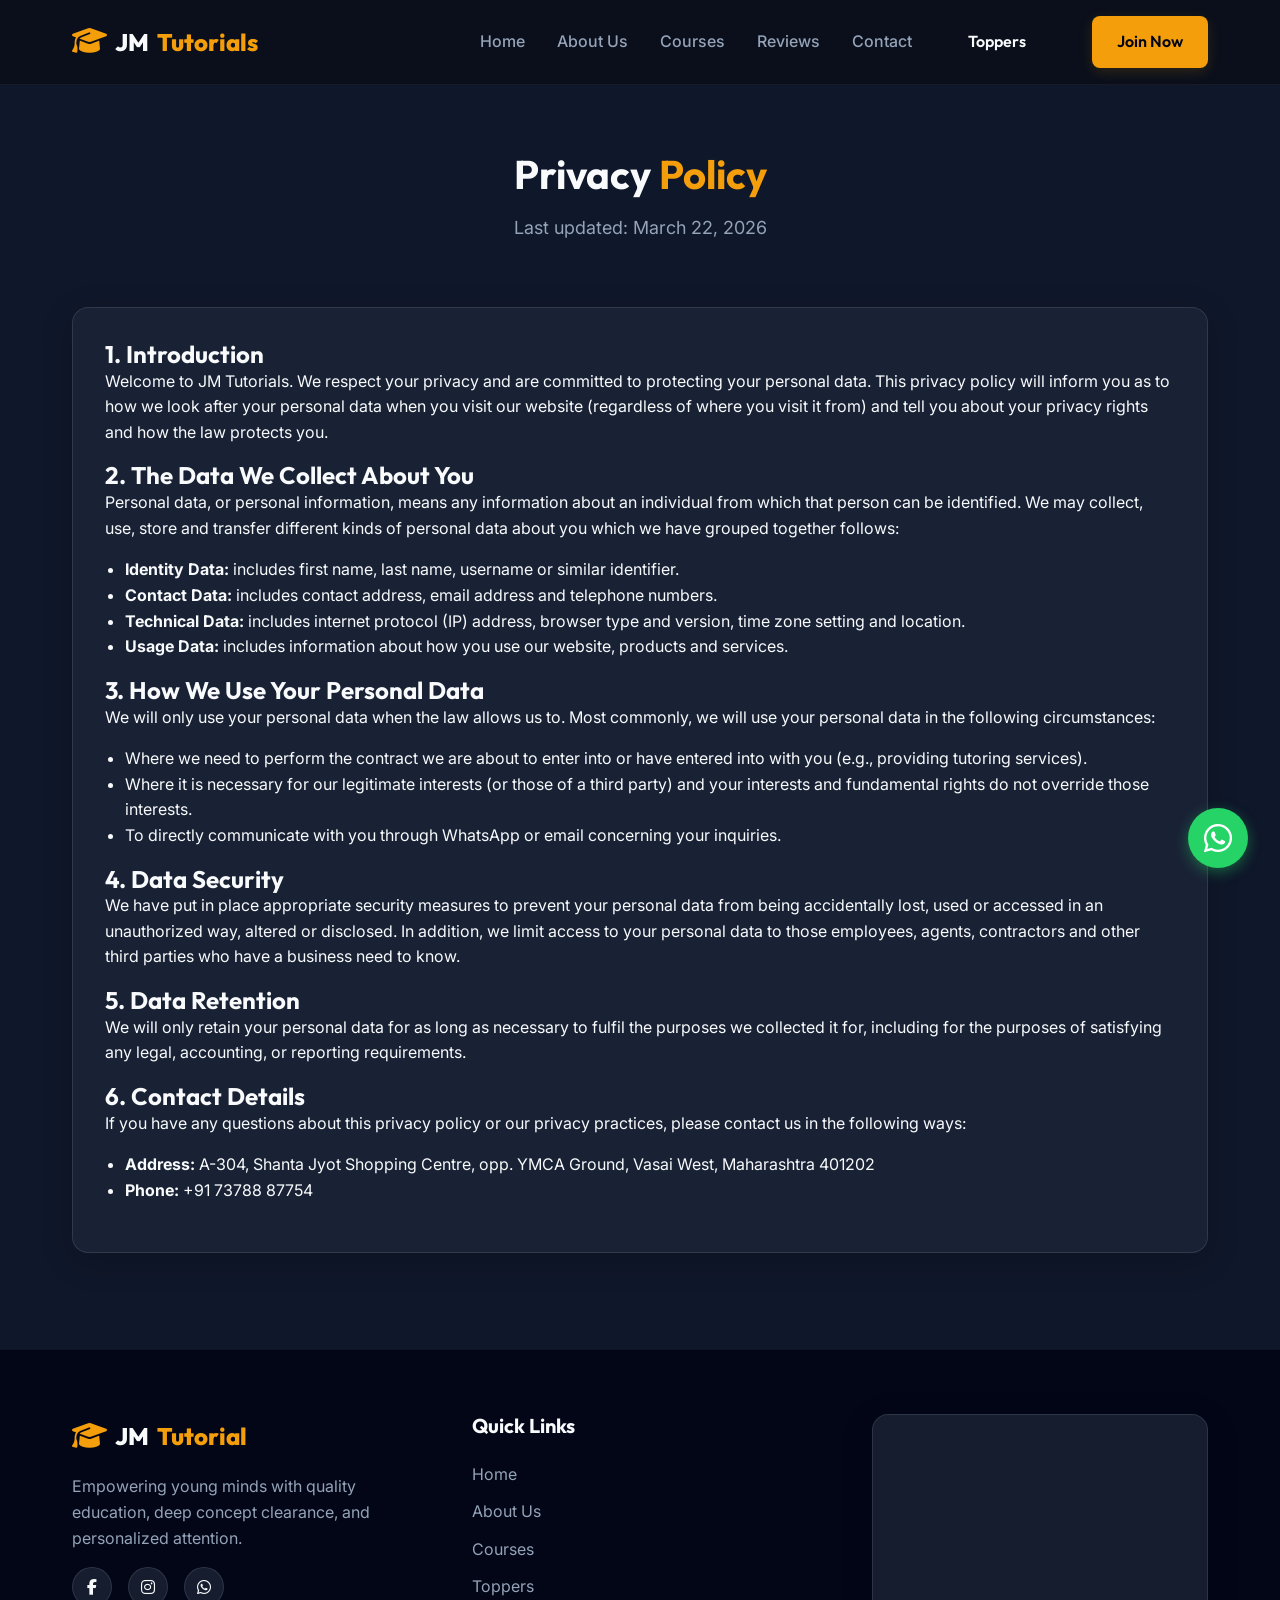
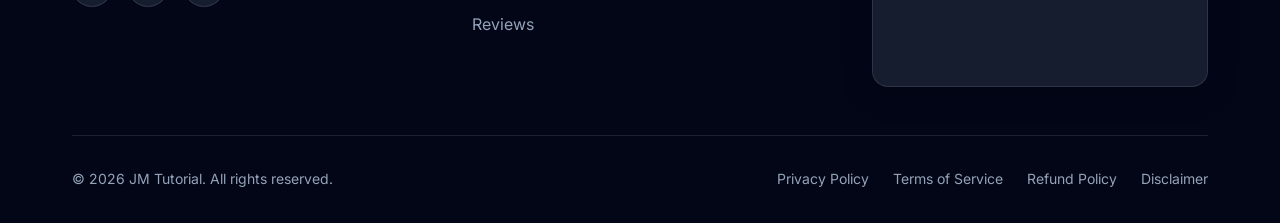
<file: privacy-policy.html>
<!DOCTYPE html>
<html lang="en">

<head>
    <meta charset="UTF-8">
    <meta name="viewport" content="width=device-width, initial-scale=1.0">
    <title>Privacy Policy | JM Tutorials</title>
    <meta name="description" content="Privacy Policy for JM Tutorials, Vasai.">

    <!-- Google Fonts: Outfit for sleek headings, Inter for readable body -->
    <link rel="preconnect" href="https://fonts.googleapis.com">
    <link rel="preconnect" href="https://fonts.gstatic.com" crossorigin>
    <link href="https://fonts.googleapis.com/css2?family=Inter:wght@400;500;600&family=Outfit:wght@400;600;700;800;900&display=swap" rel="stylesheet">

    <!-- FontAwesome for standard icons -->
    <link rel="stylesheet" href="https://cdnjs.cloudflare.com/ajax/libs/font-awesome/6.4.0/css/all.min.css">

    <!-- CSS -->
    <link rel="stylesheet" href="css/style.css?v=3">
</head>

<body>

    <!-- Navigation -->
    <header class="navbar" id="navbar" style="background: rgba(10, 15, 26, 0.9); backdrop-filter: blur(10px);">
        <div class="container nav-container">
            <a href="index.html" class="logo">
                <span class="logo-icon"><i class="fa-solid fa-graduation-cap"></i></span>
                JM <span class="text-primary">Tutorials</span>
            </a>
            <nav class="nav-links" id="nav-links">
                <a href="index.html#hero" class="nav-link">Home</a>
                <a href="index.html#about" class="nav-link">About Us</a>
                <a href="index.html#courses" class="nav-link">Courses</a>
                <a href="index.html#testimonials" class="nav-link">Reviews</a>
                <a href="index.html#contact" class="nav-link">Contact</a>
                <a href="toppers.html" class="btn btn-outline nav-btn" style="border: 1px solid var(--color-primary); margin-right: 10px;">Toppers</a>
                <a href="index.html#contact" class="btn btn-primary nav-btn">Join Now</a>
            </nav>
            <div class="mobile-menu-btn" id="mobile-menu-btn">
                <i class="fa-solid fa-bars"></i>
            </div>
        </div>
    </header>

    <!-- Page Content -->
    <section class="section" id="privacy" style="padding-top: 150px; min-height: 80vh;">
        <div class="container">
            <div class="section-header text-center fade-in">
                <h1 class="section-title">Privacy <span class="text-primary">Policy</span></h1>
                <p class="section-desc">Last updated: March 22, 2026</p>
            </div>

            <div class="glass-card fade-in" style="margin-top: 40px; text-align: left;">
                <h3 class="mb-3" style="color: var(--color-primary); font-family: var(--font-heading); font-size: 1.5rem;">1. Introduction</h3>
                <p class="mb-4">Welcome to JM Tutorials. We respect your privacy and are committed to protecting your personal data. This privacy policy will inform you as to how we look after your personal data when you visit our website (regardless of where you visit it from) and tell you about your privacy rights and how the law protects you.</p>

                <h3 class="mb-3" style="color: var(--color-primary); font-family: var(--font-heading); font-size: 1.5rem;">2. The Data We Collect About You</h3>
                <p class="mb-4">Personal data, or personal information, means any information about an individual from which that person can be identified. We may collect, use, store and transfer different kinds of personal data about you which we have grouped together follows:</p>
                <ul class="mb-4" style="list-style-type: disc; margin-left: 20px; line-height: 1.6;">
                    <li><strong>Identity Data:</strong> includes first name, last name, username or similar identifier.</li>
                    <li><strong>Contact Data:</strong> includes contact address, email address and telephone numbers.</li>
                    <li><strong>Technical Data:</strong> includes internet protocol (IP) address, browser type and version, time zone setting and location.</li>
                    <li><strong>Usage Data:</strong> includes information about how you use our website, products and services.</li>
                </ul>

                <h3 class="mb-3" style="color: var(--color-primary); font-family: var(--font-heading); font-size: 1.5rem;">3. How We Use Your Personal Data</h3>
                <p class="mb-4">We will only use your personal data when the law allows us to. Most commonly, we will use your personal data in the following circumstances:</p>
                <ul class="mb-4" style="list-style-type: disc; margin-left: 20px; line-height: 1.6;">
                    <li>Where we need to perform the contract we are about to enter into or have entered into with you (e.g., providing tutoring services).</li>
                    <li>Where it is necessary for our legitimate interests (or those of a third party) and your interests and fundamental rights do not override those interests.</li>
                    <li>To directly communicate with you through WhatsApp or email concerning your inquiries.</li>
                </ul>

                <h3 class="mb-3" style="color: var(--color-primary); font-family: var(--font-heading); font-size: 1.5rem;">4. Data Security</h3>
                <p class="mb-4">We have put in place appropriate security measures to prevent your personal data from being accidentally lost, used or accessed in an unauthorized way, altered or disclosed. In addition, we limit access to your personal data to those employees, agents, contractors and other third parties who have a business need to know.</p>

                <h3 class="mb-3" style="color: var(--color-primary); font-family: var(--font-heading); font-size: 1.5rem;">5. Data Retention</h3>
                <p class="mb-4">We will only retain your personal data for as long as necessary to fulfil the purposes we collected it for, including for the purposes of satisfying any legal, accounting, or reporting requirements.</p>

                <h3 class="mb-3" style="color: var(--color-primary); font-family: var(--font-heading); font-size: 1.5rem;">6. Contact Details</h3>
                <p class="mb-4">If you have any questions about this privacy policy or our privacy practices, please contact us in the following ways:</p>
                <ul class="mb-4" style="list-style-type: disc; margin-left: 20px; line-height: 1.6;">
                    <li><strong>Address:</strong> A-304, Shanta Jyot Shopping Centre, opp. YMCA Ground, Vasai West, Maharashtra 401202</li>
                    <li><strong>Phone:</strong> +91 73788 87754</li>
                </ul>
            </div>
        </div>
    </section>

    <!-- Footer Section -->
    <footer class="footer bg-darker">
        <div class="container">
            <div class="footer-grid">
                <div class="footer-info">
                    <a href="index.html" class="logo mb-4 inline-block">
                        <span class="logo-icon"><i class="fa-solid fa-graduation-cap"></i></span>
                        JM <span class="text-primary">Tutorial</span>
                    </a>
                    <p class="text-muted mb-4">Empowering young minds with quality education, deep concept clearance,
                        and personalized attention.</p>
                    <div class="social-links">
                        <a href="#" class="social-icon"><i class="fa-brands fa-facebook-f"></i></a>
                        <a href="#" class="social-icon"><i class="fa-brands fa-instagram"></i></a>
                        <a href="https://wa.me/917378887754" class="social-icon" target="_blank"><i class="fa-brands fa-whatsapp"></i></a>
                    </div>
                </div>

                <div class="footer-links-col">
                    <h3 class="footer-heading">Quick Links</h3>
                    <ul class="quick-links">
                        <li><a href="index.html#hero">Home</a></li>
                        <li><a href="index.html#about">About Us</a></li>
                        <li><a href="index.html#courses">Courses</a></li>
                        <li><a href="toppers.html">Toppers</a></li>
                        <li><a href="index.html#testimonials">Reviews</a></li>
                    </ul>
                </div>

                <div class="footer-map">
                    <div class="map-container glass-card p-2 rounded-xl">
                        <!-- Embed Google Maps iframe placeholder -->
                        <iframe
                            src="https://www.google.com/maps/embed?pb=!1m18!1m12!1m3!1d3763.5414674482813!2d72.8219463!3d19.3888358!2m3!1f0!2f0!3f0!3m2!1i1024!2i768!4f13.1!3m3!1m2!1s0x3be7aec1dd2aaecd%3A0x6b8bd7c0eeef8674!2sJM%20Tutorial!5e0!3m2!1sen!2sin!4v1714241234567!5m2!1sen!2sin"
                            width="100%" height="200" style="border:0; border-radius: 8px;" allowfullscreen=""
                            loading="lazy" referrerpolicy="no-referrer-when-downgrade"></iframe>
                    </div>
                </div>
            </div>

            <div class="footer-bottom">
                <p>&copy; 2026 JM Tutorial. All rights reserved.</p>
                <div class="footer-links">
                    <a href="privacy-policy.html">Privacy Policy</a>
                    <a href="terms-of-service.html">Terms of Service</a>
                    <a href="refund-policy.html">Refund Policy</a>
                    <a href="disclaimer.html">Disclaimer</a>
                </div>
            </div>
        </div>
    </footer>

    <!-- Floating WhatsApp Widget & Chat Box -->
    <div class="wa-widget-container">
        <!-- Chat Box -->
        <div class="wa-chat-box" id="wa-chat-box">
            <div class="wa-chat-header">
                <div class="wa-header-info">
                    <img src="images/hero.png" alt="AI Agent" class="wa-avatar">
                    <div>
                        <h4>JM Tutorial </h4>
                        <span class="wa-status">Typically replies instantly</span>
                    </div>
                </div>
                <button class="wa-close-btn" id="wa-close-btn"><i class="fa-solid fa-xmark"></i></button>
            </div>
            <div class="wa-chat-body">
                <div class="wa-message wa-received">
                    <p>Hi there! 👋 I am the JM Tutorial AI Assistant.</p>
                </div>
                <div class="wa-message wa-received">
                    <p>How can I help you with your inquiry today?</p>
                </div>
            </div>
            <div class="wa-chat-footer">
                <form id="wa-widget-form" class="wa-input-container">
                    <input type="text" id="wa-widget-input" placeholder="Type a message..." required autocomplete="off">
                    <button type="submit" class="wa-send-btn"><i class="fa-solid fa-paper-plane"></i></button>
                </form>
            </div>
        </div>

        <!-- Floating Button -->
        <button class="floating-wa" id="floating-wa-btn">
            <div class="wa-tooltip">Chat with WhatsApp</div>
            <i class="fa-brands fa-whatsapp"></i>
        </button>
    </div>

    <!-- JavaScript -->
    <script src="js/script.js"></script>
</body>
</html>
</file>
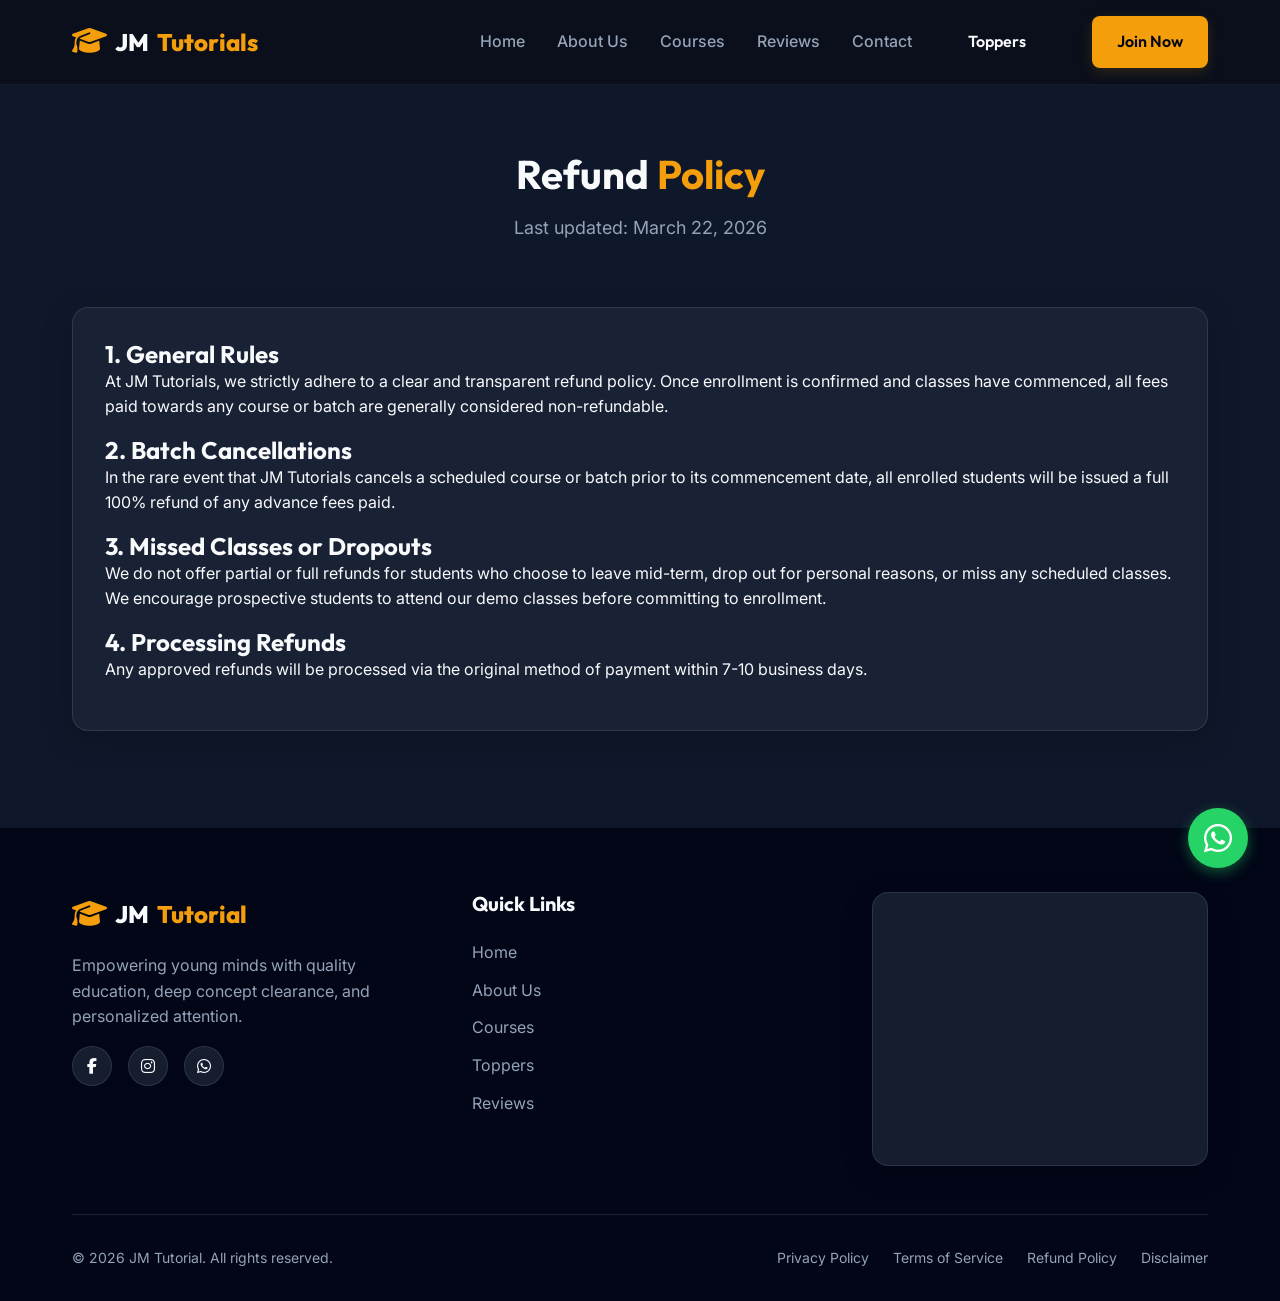
<file: refund-policy.html>
<!DOCTYPE html>
<html lang="en">

<head>
    <meta charset="UTF-8">
    <meta name="viewport" content="width=device-width, initial-scale=1.0">
    <title>Cancellation and Refund Policy | JM Tutorials</title>
    <meta name="description" content="Refund Policy for JM Tutorials, Vasai.">

    <!-- Google Fonts: Outfit for sleek headings, Inter for readable body -->
    <link rel="preconnect" href="https://fonts.googleapis.com">
    <link rel="preconnect" href="https://fonts.gstatic.com" crossorigin>
    <link href="https://fonts.googleapis.com/css2?family=Inter:wght@400;500;600&family=Outfit:wght@400;600;700;800;900&display=swap" rel="stylesheet">

    <!-- FontAwesome for standard icons -->
    <link rel="stylesheet" href="https://cdnjs.cloudflare.com/ajax/libs/font-awesome/6.4.0/css/all.min.css">

    <!-- CSS -->
    <link rel="stylesheet" href="css/style.css?v=3">
</head>

<body>

    <!-- Navigation -->
    <header class="navbar" id="navbar" style="background: rgba(10, 15, 26, 0.9); backdrop-filter: blur(10px);">
        <div class="container nav-container">
            <a href="index.html" class="logo">
                <span class="logo-icon"><i class="fa-solid fa-graduation-cap"></i></span>
                JM <span class="text-primary">Tutorials</span>
            </a>
            <nav class="nav-links" id="nav-links">
                <a href="index.html#hero" class="nav-link">Home</a>
                <a href="index.html#about" class="nav-link">About Us</a>
                <a href="index.html#courses" class="nav-link">Courses</a>
                <a href="index.html#testimonials" class="nav-link">Reviews</a>
                <a href="index.html#contact" class="nav-link">Contact</a>
                <a href="toppers.html" class="btn btn-outline nav-btn" style="border: 1px solid var(--color-primary); margin-right: 10px;">Toppers</a>
                <a href="index.html#contact" class="btn btn-primary nav-btn">Join Now</a>
            </nav>
            <div class="mobile-menu-btn" id="mobile-menu-btn">
                <i class="fa-solid fa-bars"></i>
            </div>
        </div>
    </header>

    <!-- Page Content -->
    <section class="section" id="refund" style="padding-top: 150px; min-height: 80vh;">
        <div class="container">
            <div class="section-header text-center fade-in">
                <h1 class="section-title">Refund <span class="text-primary">Policy</span></h1>
                <p class="section-desc">Last updated: March 22, 2026</p>
            </div>

            <div class="glass-card fade-in" style="margin-top: 40px; text-align: left;">
                <h3 class="mb-3" style="color: var(--color-primary); font-family: var(--font-heading); font-size: 1.5rem;">1. General Rules</h3>
                <p class="mb-4">At JM Tutorials, we strictly adhere to a clear and transparent refund policy. Once enrollment is confirmed and classes have commenced, all fees paid towards any course or batch are generally considered non-refundable.</p>

                <h3 class="mb-3" style="color: var(--color-primary); font-family: var(--font-heading); font-size: 1.5rem;">2. Batch Cancellations</h3>
                <p class="mb-4">In the rare event that JM Tutorials cancels a scheduled course or batch prior to its commencement date, all enrolled students will be issued a full 100% refund of any advance fees paid.</p>

                <h3 class="mb-3" style="color: var(--color-primary); font-family: var(--font-heading); font-size: 1.5rem;">3. Missed Classes or Dropouts</h3>
                <p class="mb-4">We do not offer partial or full refunds for students who choose to leave mid-term, drop out for personal reasons, or miss any scheduled classes. We encourage prospective students to attend our demo classes before committing to enrollment.</p>

                <h3 class="mb-3" style="color: var(--color-primary); font-family: var(--font-heading); font-size: 1.5rem;">4. Processing Refunds</h3>
                <p class="mb-4">Any approved refunds will be processed via the original method of payment within 7-10 business days.</p>
            </div>
        </div>
    </section>

    <!-- Footer Section -->
    <footer class="footer bg-darker">
        <div class="container">
            <div class="footer-grid">
                <div class="footer-info">
                    <a href="index.html" class="logo mb-4 inline-block">
                        <span class="logo-icon"><i class="fa-solid fa-graduation-cap"></i></span>
                        JM <span class="text-primary">Tutorial</span>
                    </a>
                    <p class="text-muted mb-4">Empowering young minds with quality education, deep concept clearance,
                        and personalized attention.</p>
                    <div class="social-links">
                        <a href="#" class="social-icon"><i class="fa-brands fa-facebook-f"></i></a>
                        <a href="#" class="social-icon"><i class="fa-brands fa-instagram"></i></a>
                        <a href="https://wa.me/917378887754" class="social-icon" target="_blank"><i class="fa-brands fa-whatsapp"></i></a>
                    </div>
                </div>

                <div class="footer-links-col">
                    <h3 class="footer-heading">Quick Links</h3>
                    <ul class="quick-links">
                        <li><a href="index.html#hero">Home</a></li>
                        <li><a href="index.html#about">About Us</a></li>
                        <li><a href="index.html#courses">Courses</a></li>
                        <li><a href="toppers.html">Toppers</a></li>
                        <li><a href="index.html#testimonials">Reviews</a></li>
                    </ul>
                </div>

                <div class="footer-map">
                    <div class="map-container glass-card p-2 rounded-xl">
                        <iframe
                            src="https://www.google.com/maps/embed?pb=!1m18!1m12!1m3!1d3763.5414674482813!2d72.8219463!3d19.3888358!2m3!1f0!2f0!3f0!3m2!1i1024!2i768!4f13.1!3m3!1m2!1s0x3be7aec1dd2aaecd%3A0x6b8bd7c0eeef8674!2sJM%20Tutorial!5e0!3m2!1sen!2sin!4v1714241234567!5m2!1sen!2sin"
                            width="100%" height="200" style="border:0; border-radius: 8px;" allowfullscreen=""
                            loading="lazy" referrerpolicy="no-referrer-when-downgrade"></iframe>
                    </div>
                </div>
            </div>

            <div class="footer-bottom">
                <p>&copy; 2026 JM Tutorial. All rights reserved.</p>
                <div class="footer-links">
                    <a href="privacy-policy.html">Privacy Policy</a>
                    <a href="terms-of-service.html">Terms of Service</a>
                    <a href="refund-policy.html">Refund Policy</a>
                    <a href="disclaimer.html">Disclaimer</a>
                </div>
            </div>
        </div>
    </footer>

    <!-- Floating WhatsApp Widget & Chat Box -->
    <div class="wa-widget-container">
        <!-- Chat Box -->
        <div class="wa-chat-box" id="wa-chat-box">
            <div class="wa-chat-header">
                <div class="wa-header-info">
                    <img src="images/hero.png" alt="AI Agent" class="wa-avatar">
                    <div>
                        <h4>JM Tutorial </h4>
                        <span class="wa-status">Typically replies instantly</span>
                    </div>
                </div>
                <button class="wa-close-btn" id="wa-close-btn"><i class="fa-solid fa-xmark"></i></button>
            </div>
            <div class="wa-chat-body">
                <div class="wa-message wa-received">
                    <p>Hi there! 👋 I am the JM Tutorial AI Assistant.</p>
                </div>
                <div class="wa-message wa-received">
                    <p>How can I help you with your inquiry today?</p>
                </div>
            </div>
            <div class="wa-chat-footer">
                <form id="wa-widget-form" class="wa-input-container">
                    <input type="text" id="wa-widget-input" placeholder="Type a message..." required autocomplete="off">
                    <button type="submit" class="wa-send-btn"><i class="fa-solid fa-paper-plane"></i></button>
                </form>
            </div>
        </div>

        <!-- Floating Button -->
        <button class="floating-wa" id="floating-wa-btn">
            <div class="wa-tooltip">Chat with WhatsApp</div>
            <i class="fa-brands fa-whatsapp"></i>
        </button>
    </div>

    <!-- JavaScript -->
    <script src="js/script.js"></script>
</body>
</html>
</file>
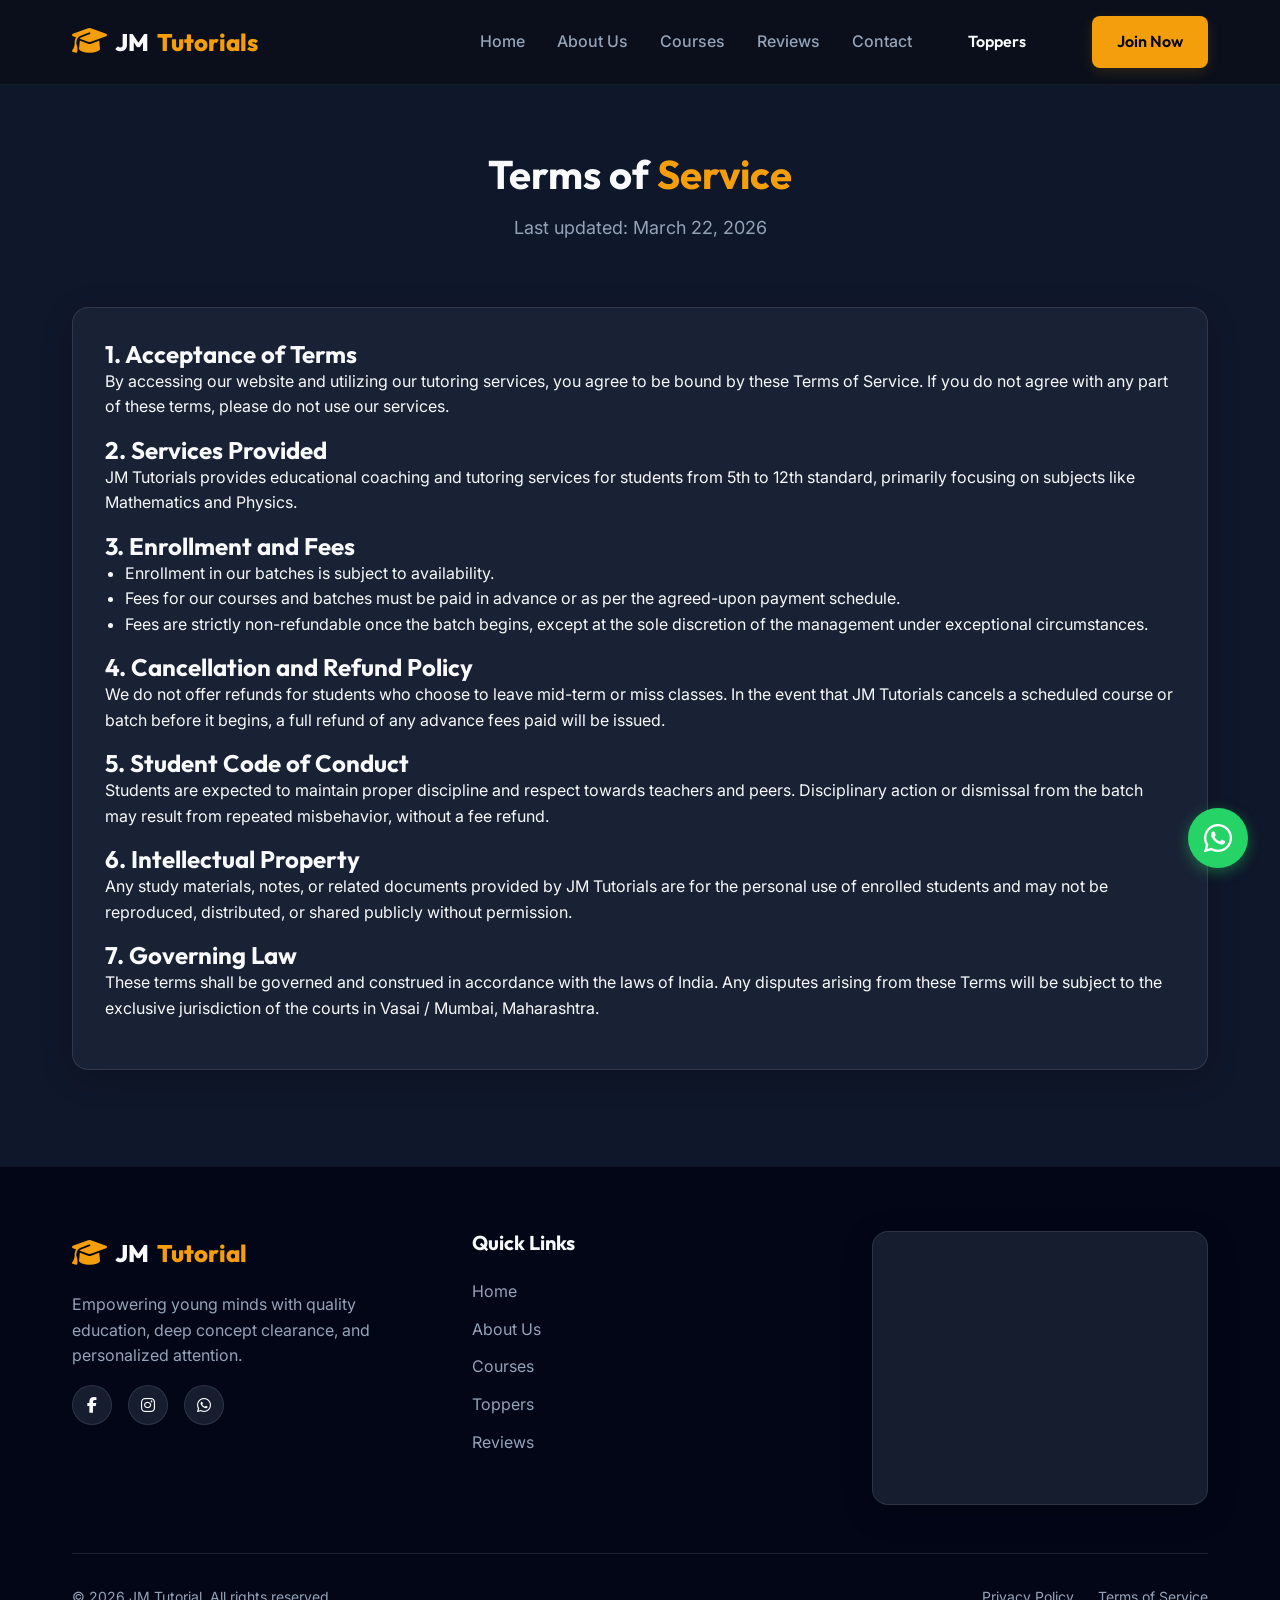
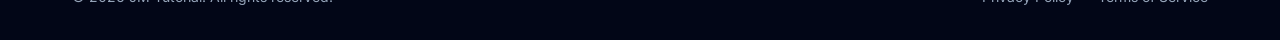
<file: terms-of-service.html>
<!DOCTYPE html>
<html lang="en">

<head>
    <meta charset="UTF-8">
    <meta name="viewport" content="width=device-width, initial-scale=1.0">
    <title>Terms of Service | JM Tutorials</title>
    <meta name="description" content="Terms of Service for JM Tutorials, Vasai.">

    <!-- Google Fonts: Outfit for sleek headings, Inter for readable body -->
    <link rel="preconnect" href="https://fonts.googleapis.com">
    <link rel="preconnect" href="https://fonts.gstatic.com" crossorigin>
    <link
        href="https://fonts.googleapis.com/css2?family=Inter:wght@400;500;600&family=Outfit:wght@400;600;700;800;900&display=swap"
        rel="stylesheet">

    <!-- FontAwesome for standard icons -->
    <link rel="stylesheet" href="https://cdnjs.cloudflare.com/ajax/libs/font-awesome/6.4.0/css/all.min.css">

    <!-- CSS -->
    <link rel="stylesheet" href="css/style.css?v=3">
</head>

<body>

    <!-- Navigation -->
    <header class="navbar" id="navbar" style="background: rgba(10, 15, 26, 0.9); backdrop-filter: blur(10px);">
        <div class="container nav-container">
            <a href="index.html" class="logo">
                <span class="logo-icon"><i class="fa-solid fa-graduation-cap"></i></span>
                JM <span class="text-primary">Tutorials</span>
            </a>
            <nav class="nav-links" id="nav-links">
                <a href="index.html#hero" class="nav-link">Home</a>
                <a href="index.html#about" class="nav-link">About Us</a>
                <a href="index.html#courses" class="nav-link">Courses</a>
                <a href="index.html#testimonials" class="nav-link">Reviews</a>
                <a href="index.html#contact" class="nav-link">Contact</a>
                <a href="toppers.html" class="btn btn-outline nav-btn" style="border: 1px solid var(--color-primary); margin-right: 10px;">Toppers</a>
                <a href="index.html#contact" class="btn btn-primary nav-btn">Join Now</a>
            </nav>
            <div class="mobile-menu-btn" id="mobile-menu-btn">
                <i class="fa-solid fa-bars"></i>
            </div>
        </div>
    </header>

    <!-- Page Content -->
    <section class="section" id="terms" style="padding-top: 150px; min-height: 80vh;">
        <div class="container">
            <div class="section-header text-center fade-in">
                <h1 class="section-title">Terms of <span class="text-primary">Service</span></h1>
                <p class="section-desc">Last updated: March 22, 2026</p>
            </div>

            <div class="glass-card fade-in" style="margin-top: 40px; text-align: left;">
                <h3 class="mb-3"
                    style="color: var(--color-primary); font-family: var(--font-heading); font-size: 1.5rem;">1.
                    Acceptance of Terms</h3>
                <p class="mb-4">By accessing our website and utilizing our tutoring services, you agree to be bound by
                    these Terms of Service. If you do not agree with any part of these terms, please do not use our
                    services.</p>

                <h3 class="mb-3"
                    style="color: var(--color-primary); font-family: var(--font-heading); font-size: 1.5rem;">2.
                    Services Provided</h3>
                <p class="mb-4">JM Tutorials provides educational coaching and tutoring services for students from 5th
                    to 12th standard, primarily focusing on subjects like Mathematics and Physics.</p>

                <h3 class="mb-3"
                    style="color: var(--color-primary); font-family: var(--font-heading); font-size: 1.5rem;">3.
                    Enrollment and Fees</h3>
                <ul class="mb-4" style="list-style-type: disc; margin-left: 20px; line-height: 1.6;">
                    <li>Enrollment in our batches is subject to availability.</li>
                    <li>Fees for our courses and batches must be paid in advance or as per the agreed-upon payment
                        schedule.</li>
                    <li>Fees are strictly non-refundable once the batch begins, except at the sole discretion of the
                        management under exceptional circumstances.</li>
                </ul>

                <h3 class="mb-3"
                    style="color: var(--color-primary); font-family: var(--font-heading); font-size: 1.5rem;">4.
                    Cancellation and Refund Policy</h3>
                <p class="mb-4">We do not offer refunds for students who choose to leave mid-term or miss classes. In
                    the event that JM Tutorials cancels a scheduled course or batch before it begins, a full refund of
                    any advance fees paid will be issued.</p>

                <h3 class="mb-3"
                    style="color: var(--color-primary); font-family: var(--font-heading); font-size: 1.5rem;">5. Student
                    Code of Conduct</h3>
                <p class="mb-4">Students are expected to maintain proper discipline and respect towards teachers and
                    peers. Disciplinary action or dismissal from the batch may result from repeated misbehavior, without
                    a fee refund.</p>

                <h3 class="mb-3"
                    style="color: var(--color-primary); font-family: var(--font-heading); font-size: 1.5rem;">6.
                    Intellectual Property</h3>
                <p class="mb-4">Any study materials, notes, or related documents provided by JM Tutorials are for the
                    personal use of enrolled students and may not be reproduced, distributed, or shared publicly without
                    permission.</p>

                <h3 class="mb-3"
                    style="color: var(--color-primary); font-family: var(--font-heading); font-size: 1.5rem;">7.
                    Governing Law</h3>
                <p class="mb-4">These terms shall be governed and construed in accordance with the laws of India. Any
                    disputes arising from these Terms will be subject to the exclusive jurisdiction of the courts in
                    Vasai / Mumbai, Maharashtra.</p>
            </div>
        </div>
    </section>

    <!-- Footer Section -->
    <footer class="footer bg-darker">
        <div class="container">
            <div class="footer-grid">
                <div class="footer-info">
                    <a href="index.html" class="logo mb-4 inline-block">
                        <span class="logo-icon"><i class="fa-solid fa-graduation-cap"></i></span>
                        JM <span class="text-primary">Tutorial</span>
                    </a>
                    <p class="text-muted mb-4">Empowering young minds with quality education, deep concept clearance,
                        and personalized attention.</p>
                    <div class="social-links">
                        <a href="#" class="social-icon"><i class="fa-brands fa-facebook-f"></i></a>
                        <a href="#" class="social-icon"><i class="fa-brands fa-instagram"></i></a>
                        <a href="https://wa.me/917378887754" class="social-icon" target="_blank"><i class="fa-brands fa-whatsapp"></i></a>
                    </div>
                </div>

                <div class="footer-links-col">
                    <h3 class="footer-heading">Quick Links</h3>
                    <ul class="quick-links">
                        <li><a href="index.html#hero">Home</a></li>
                        <li><a href="index.html#about">About Us</a></li>
                        <li><a href="index.html#courses">Courses</a></li>
                        <li><a href="toppers.html">Toppers</a></li>
                        <li><a href="index.html#testimonials">Reviews</a></li>
                    </ul>
                </div>

                <div class="footer-map">
                    <div class="map-container glass-card p-2 rounded-xl">
                        <!-- Embed Google Maps iframe placeholder -->
                        <iframe
                            src="https://www.google.com/maps/embed?pb=!1m18!1m12!1m3!1d3763.5414674482813!2d72.8219463!3d19.3888358!2m3!1f0!2f0!3f0!3m2!1i1024!2i768!4f13.1!3m3!1m2!1s0x3be7aec1dd2aaecd%3A0x6b8bd7c0eeef8674!2sJM%20Tutorial!5e0!3m2!1sen!2sin!4v1714241234567!5m2!1sen!2sin"
                            width="100%" height="200" style="border:0; border-radius: 8px;" allowfullscreen=""
                            loading="lazy" referrerpolicy="no-referrer-when-downgrade"></iframe>
                    </div>
                </div>
            </div>

            <div class="footer-bottom">
                <p>&copy; 2026 JM Tutorial. All rights reserved.</p>
                <div class="footer-links">
                    <a href="privacy-policy.html">Privacy Policy</a>
                    <a href="terms-of-service.html">Terms of Service</a>
                </div>
            </div>
        </div>
    </footer>

    <!-- Floating WhatsApp Widget & Chat Box -->
    <div class="wa-widget-container">
        <!-- Chat Box -->
        <div class="wa-chat-box" id="wa-chat-box">
            <div class="wa-chat-header">
                <div class="wa-header-info">
                    <img src="images/hero.png" alt="AI Agent" class="wa-avatar">
                    <div>
                        <h4>JM Tutorial </h4>
                        <span class="wa-status">Typically replies instantly</span>
                    </div>
                </div>
                <button class="wa-close-btn" id="wa-close-btn"><i class="fa-solid fa-xmark"></i></button>
            </div>
            <div class="wa-chat-body">
                <div class="wa-message wa-received">
                    <p>Hi there! 👋 I am the JM Tutorial AI Assistant.</p>
                </div>
                <div class="wa-message wa-received">
                    <p>How can I help you with your inquiry today?</p>
                </div>
            </div>
            <div class="wa-chat-footer">
                <form id="wa-widget-form" class="wa-input-container">
                    <input type="text" id="wa-widget-input" placeholder="Type a message..." required autocomplete="off">
                    <button type="submit" class="wa-send-btn"><i class="fa-solid fa-paper-plane"></i></button>
                </form>
            </div>
        </div>

        <!-- Floating Button -->
        <button class="floating-wa" id="floating-wa-btn">
            <div class="wa-tooltip">Chat with WhatsApp</div>
            <i class="fa-brands fa-whatsapp"></i>
        </button>
    </div>

    <!-- JavaScript -->
    <script src="js/script.js"></script>
</body>

</html>
</file>
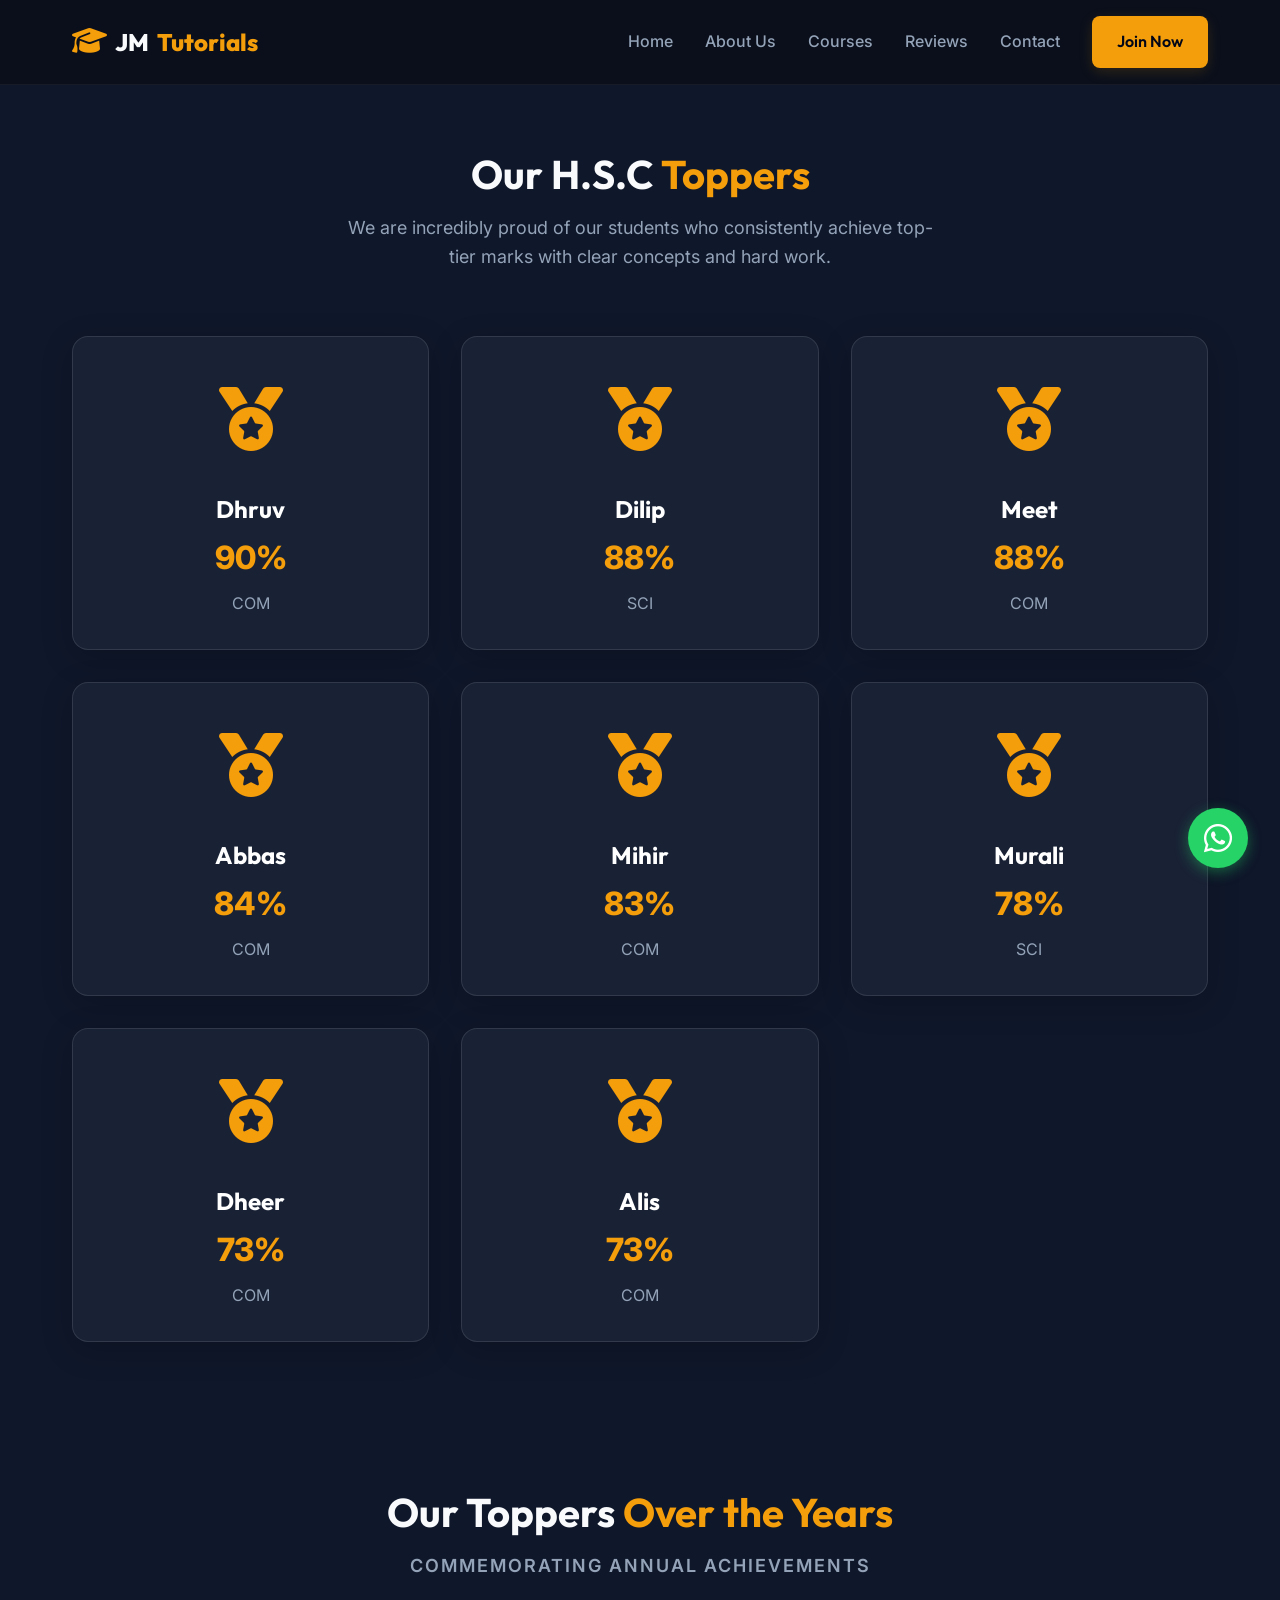
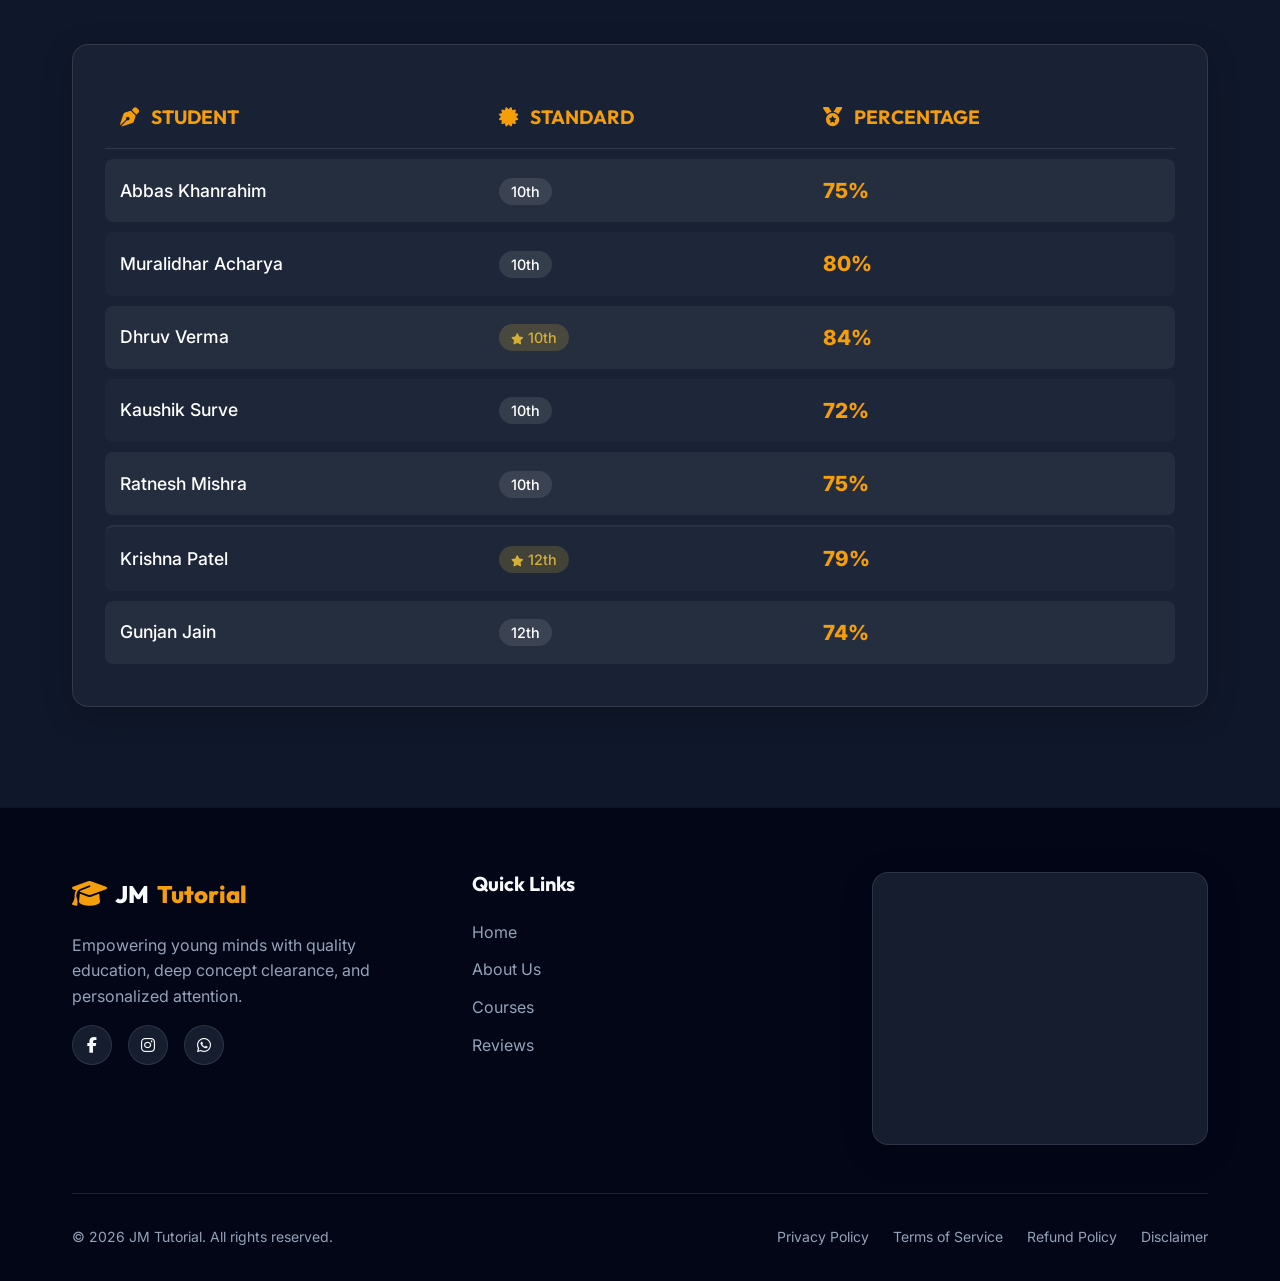
<file: toppers.html>
<!DOCTYPE html>
<html lang="en">

<head>
    <meta charset="UTF-8">
    <meta name="viewport" content="width=device-width, initial-scale=1.0">
    <title>Our Toppers | JM Tutorials</title>
    <meta name="description" content="View the outstanding results and top marks of students at JM Tutorials, Vasai.">

    <!-- Google Fonts: Outfit for sleek headings, Inter for readable body -->
    <link rel="preconnect" href="https://fonts.googleapis.com">
    <link rel="preconnect" href="https://fonts.gstatic.com" crossorigin>
    <link
        href="https://fonts.googleapis.com/css2?family=Inter:wght@400;500;600&family=Outfit:wght@400;600;700;800;900&display=swap"
        rel="stylesheet">

    <!-- FontAwesome for standard icons -->
    <link rel="stylesheet" href="https://cdnjs.cloudflare.com/ajax/libs/font-awesome/6.4.0/css/all.min.css">

    <!-- CSS -->
    <link rel="stylesheet" href="css/style.css?v=3">
</head>

<body>

    <!-- Navigation -->
    <header class="navbar" id="navbar" style="background: rgba(10, 15, 26, 0.9); backdrop-filter: blur(10px);">
        <div class="container nav-container">
            <a href="index.html" class="logo">
                <span class="logo-icon"><i class="fa-solid fa-graduation-cap"></i></span>
                JM <span class="text-primary">Tutorials</span>
            </a>
            <nav class="nav-links" id="nav-links">
                <a href="index.html#hero" class="nav-link">Home</a>
                <a href="index.html#about" class="nav-link">About Us</a>
                <a href="index.html#courses" class="nav-link">Courses</a>
                <a href="index.html#testimonials" class="nav-link">Reviews</a>
                <a href="index.html#contact" class="nav-link">Contact</a>
                <a href="index.html#contact" class="btn btn-primary nav-btn">Join Now</a>
            </nav>
            <div class="mobile-menu-btn" id="mobile-menu-btn">
                <i class="fa-solid fa-bars"></i>
            </div>
        </div>
    </header>

    <!-- Page Content -->
    <section class="section" id="toppers" style="padding-top: 150px; min-height: 80vh;">
        <div class="container">
            <div class="section-header text-center fade-in">
                <h1 class="section-title">Our H.S.C <span class="text-primary">Toppers</span></h1>
                <p class="section-desc">We are incredibly proud of our students who consistently achieve top-tier marks
                    with clear concepts and hard work.</p>
            </div>

            <div class="features-grid" style="margin-top: 40px;">

                <div class="glass-card text-center fade-in" style="padding: 2rem;">
                    <div style="font-size: 4rem; color: var(--primary); margin-bottom: 1.5rem;"><i
                            class="fa-solid fa-medal"></i></div>
                    <h3
                        style="color: #fff; margin-bottom: 0.5rem; font-family: var(--font-heading); font-size: 1.5rem;">
                        Dhruv</h3>
                    <div style="color: var(--primary); font-size: 2rem; font-weight: 800; margin-bottom: 0.5rem;">
                        90%</div>
                    <p class="text-muted">COM</p>
                </div>

                <div class="glass-card text-center fade-in" style="padding: 2rem; transition-delay: 100ms;">
                    <div style="font-size: 4rem; color: var(--primary); margin-bottom: 1.5rem;"><i
                            class="fa-solid fa-medal"></i></div>
                    <h3
                        style="color: #fff; margin-bottom: 0.5rem; font-family: var(--font-heading); font-size: 1.5rem;">
                        Dilip</h3>
                    <div style="color: var(--primary); font-size: 2rem; font-weight: 800; margin-bottom: 0.5rem;">
                        88%</div>
                    <p class="text-muted">SCI</p>
                </div>

                <div class="glass-card text-center fade-in" style="padding: 2rem; transition-delay: 200ms;">
                    <div style="font-size: 4rem; color: var(--primary); margin-bottom: 1.5rem;"><i
                            class="fa-solid fa-medal"></i></div>
                    <h3
                        style="color: #fff; margin-bottom: 0.5rem; font-family: var(--font-heading); font-size: 1.5rem;">
                        Meet</h3>
                    <div style="color: var(--primary); font-size: 2rem; font-weight: 800; margin-bottom: 0.5rem;">
                        88%</div>
                    <p class="text-muted">COM</p>
                </div>

                <div class="glass-card text-center fade-in" style="padding: 2rem; transition-delay: 300ms;">
                    <div style="font-size: 4rem; color: var(--primary); margin-bottom: 1.5rem;"><i
                            class="fa-solid fa-medal"></i></div>
                    <h3
                        style="color: #fff; margin-bottom: 0.5rem; font-family: var(--font-heading); font-size: 1.5rem;">
                        Abbas</h3>
                    <div style="color: var(--primary); font-size: 2rem; font-weight: 800; margin-bottom: 0.5rem;">
                        84%</div>
                    <p class="text-muted">COM</p>
                </div>

                <div class="glass-card text-center fade-in" style="padding: 2rem; transition-delay: 400ms;">
                    <div style="font-size: 4rem; color: var(--primary); margin-bottom: 1.5rem;"><i
                            class="fa-solid fa-medal"></i></div>
                    <h3
                        style="color: #fff; margin-bottom: 0.5rem; font-family: var(--font-heading); font-size: 1.5rem;">
                        Mihir</h3>
                    <div style="color: var(--primary); font-size: 2rem; font-weight: 800; margin-bottom: 0.5rem;">
                        83%</div>
                    <p class="text-muted">COM</p>
                </div>

                <div class="glass-card text-center fade-in" style="padding: 2rem; transition-delay: 500ms;">
                    <div style="font-size: 4rem; color: var(--primary); margin-bottom: 1.5rem;"><i
                            class="fa-solid fa-medal"></i></div>
                    <h3
                        style="color: #fff; margin-bottom: 0.5rem; font-family: var(--font-heading); font-size: 1.5rem;">
                        Murali</h3>
                    <div style="color: var(--primary); font-size: 2rem; font-weight: 800; margin-bottom: 0.5rem;">
                        78%</div>
                    <p class="text-muted">SCI</p>
                </div>

                <div class="glass-card text-center fade-in" style="padding: 2rem; transition-delay: 600ms;">
                    <div style="font-size: 4rem; color: var(--primary); margin-bottom: 1.5rem;"><i
                            class="fa-solid fa-medal"></i></div>
                    <h3
                        style="color: #fff; margin-bottom: 0.5rem; font-family: var(--font-heading); font-size: 1.5rem;">
                        Dheer</h3>
                    <div style="color: var(--primary); font-size: 2rem; font-weight: 800; margin-bottom: 0.5rem;">
                        73%</div>
                    <p class="text-muted">COM</p>
                </div>

                <div class="glass-card text-center fade-in" style="padding: 2rem; transition-delay: 700ms;">
                    <div style="font-size: 4rem; color: var(--primary); margin-bottom: 1.5rem;"><i
                            class="fa-solid fa-medal"></i></div>
                    <h3
                        style="color: #fff; margin-bottom: 0.5rem; font-family: var(--font-heading); font-size: 1.5rem;">
                        Alis</h3>
                    <div style="color: var(--primary); font-size: 2rem; font-weight: 800; margin-bottom: 0.5rem;">
                        73%</div>
                    <p class="text-muted">COM</p>
                </div>

            </div>
        </div>
    </section>

    <!-- Page Content - Toppers Over the Years -->
    <section class="section" id="toppers-years" style="padding-top: 50px; padding-bottom: 100px;">
        <div class="container">
            <div class="section-header text-center fade-in">
                <h1 class="section-title">Our Toppers <span class="text-primary">Over the Years</span></h1>
                <p class="section-desc" style="text-transform: uppercase; letter-spacing: 2px; font-weight: 600;">
                    Commemorating Annual Achievements</p>
            </div>

            <div class="glass-card fade-in" style="padding: 2rem; overflow-x: auto;">
                <table
                    style="width: 100%; border-collapse: separate; border-spacing: 0 10px; text-align: left; min-width: 600px;">
                    <thead>
                        <tr
                            style="color: var(--primary); font-family: var(--font-heading); font-size: 1.2rem; border-bottom: 2px solid rgba(255,255,255,0.1);">
                            <th style="padding: 15px; border-bottom: 1px solid rgba(255,255,255,0.1);"><i
                                    class="fa-solid fa-pen-nib" style="margin-right:8px;"></i> STUDENT</th>
                            <th style="padding: 15px; border-bottom: 1px solid rgba(255,255,255,0.1);"><i
                                    class="fa-solid fa-certificate" style="margin-right:8px;"></i> STANDARD</th>
                            <th style="padding: 15px; border-bottom: 1px solid rgba(255,255,255,0.1);"><i
                                    class="fa-solid fa-medal" style="margin-right:8px;"></i> PERCENTAGE</th>
                        </tr>
                    </thead>
                    <tbody style="color: #fff; font-size: 1.1rem; font-weight: 500;">
                        <tr style="background: rgba(255, 255, 255, 0.05); transition: background 0.3s ease;">
                            <td style="padding: 15px; border-top-left-radius: 8px; border-bottom-left-radius: 8px;">
                                Abbas Khanrahim</td>
                            <td style="padding: 15px;"><span
                                    style="background: rgba(255,255,255,0.1); padding: 5px 12px; border-radius: 20px; font-size: 0.9rem;">10th</span>
                            </td>
                            <td
                                style="padding: 15px; color: var(--primary); font-weight: 800; font-size: 1.3rem; border-top-right-radius: 8px; border-bottom-right-radius: 8px;">
                                75%</td>
                        </tr>
                        <tr style="background: rgba(255, 255, 255, 0.02); transition: background 0.3s ease;">
                            <td style="padding: 15px; border-top-left-radius: 8px; border-bottom-left-radius: 8px;">
                                Muralidhar Acharya</td>
                            <td style="padding: 15px;"><span
                                    style="background: rgba(255,255,255,0.1); padding: 5px 12px; border-radius: 20px; font-size: 0.9rem;">10th</span>
                            </td>
                            <td
                                style="padding: 15px; color: var(--primary); font-weight: 800; font-size: 1.3rem; border-top-right-radius: 8px; border-bottom-right-radius: 8px;">
                                80%</td>
                        </tr>
                        <tr style="background: rgba(255, 255, 255, 0.05); transition: background 0.3s ease;">
                            <td style="padding: 15px; border-top-left-radius: 8px; border-bottom-left-radius: 8px;">
                                Dhruv Verma</td>
                            <td style="padding: 15px;"><span
                                    style="background: rgba(212, 175, 55, 0.2); color: #d4af37; padding: 5px 12px; border-radius: 20px; font-size: 0.9rem;"><i
                                        class="fa-solid fa-star"
                                        style="font-size: 0.7rem; margin-right: 4px;"></i>10th</span>
                            </td>
                            <td
                                style="padding: 15px; color: var(--primary); font-weight: 800; font-size: 1.3rem; border-top-right-radius: 8px; border-bottom-right-radius: 8px;">
                                84%</td>
                        </tr>
                        <tr style="background: rgba(255, 255, 255, 0.02); transition: background 0.3s ease;">
                            <td style="padding: 15px; border-top-left-radius: 8px; border-bottom-left-radius: 8px;">
                                Kaushik Surve</td>
                            <td style="padding: 15px;"><span
                                    style="background: rgba(255,255,255,0.1); padding: 5px 12px; border-radius: 20px; font-size: 0.9rem;">10th</span>
                            </td>
                            <td
                                style="padding: 15px; color: var(--primary); font-weight: 800; font-size: 1.3rem; border-top-right-radius: 8px; border-bottom-right-radius: 8px;">
                                72%</td>
                        </tr>
                        <tr style="background: rgba(255, 255, 255, 0.05); transition: background 0.3s ease;">
                            <td style="padding: 15px; border-top-left-radius: 8px; border-bottom-left-radius: 8px;">
                                Ratnesh Mishra</td>
                            <td style="padding: 15px;"><span
                                    style="background: rgba(255,255,255,0.1); padding: 5px 12px; border-radius: 20px; font-size: 0.9rem;">10th</span>
                            </td>
                            <td
                                style="padding: 15px; color: var(--primary); font-weight: 800; font-size: 1.3rem; border-top-right-radius: 8px; border-bottom-right-radius: 8px;">
                                75%</td>
                        </tr>
                        <tr style="background: rgba(255, 255, 255, 0.02); transition: background 0.3s ease;">
                            <td
                                style="padding: 15px; border-top-left-radius: 8px; border-bottom-left-radius: 8px; border-top: 2px solid rgba(255,255,255,0.05);">
                                Krishna Patel</td>
                            <td style="padding: 15px; border-top: 2px solid rgba(255,255,255,0.05);"><span
                                    style="background: rgba(212, 175, 55, 0.2); color: #d4af37; padding: 5px 12px; border-radius: 20px; font-size: 0.9rem;"><i
                                        class="fa-solid fa-star"
                                        style="font-size: 0.7rem; margin-right: 4px;"></i>12th</span></td>
                            <td
                                style="padding: 15px; color: var(--primary); font-weight: 800; font-size: 1.3rem; border-top-right-radius: 8px; border-bottom-right-radius: 8px; border-top: 2px solid rgba(255,255,255,0.05);">
                                79%</td>
                        </tr>
                        <tr style="background: rgba(255, 255, 255, 0.05); transition: background 0.3s ease;">
                            <td style="padding: 15px; border-top-left-radius: 8px; border-bottom-left-radius: 8px;">
                                Gunjan Jain</td>
                            <td style="padding: 15px;"><span
                                    style="background: rgba(255,255,255,0.1); padding: 5px 12px; border-radius: 20px; font-size: 0.9rem;">12th</span>
                            </td>
                            <td
                                style="padding: 15px; color: var(--primary); font-weight: 800; font-size: 1.3rem; border-top-right-radius: 8px; border-bottom-right-radius: 8px;">
                                74%</td>
                        </tr>
                    </tbody>
                </table>
            </div>
        </div>
    </section>

    <!-- Footer Section -->
    <footer class="footer bg-darker">
        <div class="container">
            <div class="footer-grid">
                <div class="footer-info">
                    <a href="index.html" class="logo mb-4 inline-block">
                        <span class="logo-icon"><i class="fa-solid fa-graduation-cap"></i></span>
                        JM <span class="text-primary">Tutorial</span>
                    </a>
                    <p class="text-muted mb-4">Empowering young minds with quality education, deep concept clearance,
                        and personalized attention.</p>
                    <div class="social-links">
                        <a href="#" class="social-icon"><i class="fa-brands fa-facebook-f"></i></a>
                        <a href="#" class="social-icon"><i class="fa-brands fa-instagram"></i></a>
                        <a href="https://wa.me/917378887754" class="social-icon" target="_blank"><i
                                class="fa-brands fa-whatsapp"></i></a>
                    </div>
                </div>

                <div class="footer-links-col">
                    <h3 class="footer-heading">Quick Links</h3>
                    <ul class="quick-links">
                        <li><a href="index.html#hero">Home</a></li>
                        <li><a href="index.html#about">About Us</a></li>
                        <li><a href="index.html#courses">Courses</a></li>
                        <li><a href="index.html#testimonials">Reviews</a></li>
                    </ul>
                </div>

                <div class="footer-map">
                    <div class="map-container glass-card p-2 rounded-xl">
                        <iframe
                            src="https://www.google.com/maps/embed?pb=!1m18!1m12!1m3!1d3763.5414674482813!2d72.8219463!3d19.3888358!2m3!1f0!2f0!3f0!3m2!1i1024!2i768!4f13.1!3m3!1m2!1s0x3be7aec1dd2aaecd%3A0x6b8bd7c0eeef8674!2sJM%20Tutorial!5e0!3m2!1sen!2sin!4v1714241234567!5m2!1sen!2sin"
                            width="100%" height="200" style="border:0; border-radius: 8px;" allowfullscreen=""
                            loading="lazy" referrerpolicy="no-referrer-when-downgrade"></iframe>
                    </div>
                </div>
            </div>

            <div class="footer-bottom">
                <p>&copy; 2026 JM Tutorial. All rights reserved.</p>
                <div class="footer-links">
                    <a href="privacy-policy.html">Privacy Policy</a>
                    <a href="terms-of-service.html">Terms of Service</a>
                    <a href="refund-policy.html">Refund Policy</a>
                    <a href="disclaimer.html">Disclaimer</a>
                </div>
            </div>
        </div>
    </footer>

    <!-- Floating WhatsApp Widget & Chat Box -->
    <div class="wa-widget-container">
        <!-- Chat Box -->
        <div class="wa-chat-box" id="wa-chat-box">
            <div class="wa-chat-header">
                <div class="wa-header-info">
                    <img src="images/hero.png" alt="AI Agent" class="wa-avatar">
                    <div>
                        <h4>JM Tutorial </h4>
                        <span class="wa-status">Typically replies instantly</span>
                    </div>
                </div>
                <button class="wa-close-btn" id="wa-close-btn"><i class="fa-solid fa-xmark"></i></button>
            </div>
            <div class="wa-chat-body">
                <div class="wa-message wa-received">
                    <p>Hi there! 👋 I am the JM Tutorial AI Assistant.</p>
                </div>
                <div class="wa-message wa-received">
                    <p>How can I help you with your inquiry today?</p>
                </div>
            </div>
            <div class="wa-chat-footer">
                <form id="wa-widget-form" class="wa-input-container">
                    <input type="text" id="wa-widget-input" placeholder="Type a message..." required autocomplete="off">
                    <button type="submit" class="wa-send-btn"><i class="fa-solid fa-paper-plane"></i></button>
                </form>
            </div>
        </div>

        <!-- Floating Button -->
        <button class="floating-wa" id="floating-wa-btn">
            <div class="wa-tooltip">Chat with WhatsApp</div>
            <i class="fa-brands fa-whatsapp"></i>
        </button>
    </div>

    <!-- JavaScript -->
    <script src="js/script.js"></script>
</body>

</html>
</file>
<file: css/style.css>
/* CSS Variables for Theme */
:root {
  --primary: #f59e0b; /* Amber */
  --primary-hover: #d97706;
  --primary-light: rgba(245, 158, 11, 0.15);
  --secondary: #0ea5e9; /* Sky blue */
  --bg-dark: #0f172a; /* Slate 900 */
  --bg-darker: #020617; /* Slate 950 */
  --bg-card: rgba(30, 41, 59, 0.7); /* Slate 800 with opacity */
  --bg-card-hover: rgba(51, 65, 85, 0.8); /* Slate 700 with opacity */
  --border-light: rgba(255, 255, 255, 0.1);
  --text-main: #f8fafc; /* Slate 50 */
  --text-muted: #94a3b8; /* Slate 400 */
  
  --font-heading: 'Outfit', sans-serif;
  --font-body: 'Inter', sans-serif;
  
  --transition: all 0.3s cubic-bezier(0.4, 0, 0.2, 1);
  --transition-slow: all 0.5s cubic-bezier(0.4, 0, 0.2, 1);
}

/* Reset & Base Styles */
* {
  margin: 0;
  padding: 0;
  box-sizing: border-box;
}

html {
  scroll-behavior: smooth;
}

body {
  font-family: var(--font-body);
  background-color: var(--bg-dark);
  color: var(--text-main);
  line-height: 1.6;
  overflow-x: hidden;
}

h1, h2, h3, h4, h5, h6 {
  font-family: var(--font-heading);
  font-weight: 700;
  line-height: 1.2;
}

a {
  text-decoration: none;
  color: inherit;
  transition: var(--transition);
}

ul {
  list-style: none;
}

/* Utilities */
.container {
  max-width: 1200px;
  margin: 0 auto;
  padding: 0 2rem;
}

.text-primary { color: var(--primary); }
.text-muted { color: var(--text-muted); }
.text-center { text-align: center; }
.mb-4 { margin-bottom: 1rem; }
.mt-4 { margin-top: 1rem; }
.ml-2 { margin-left: 0.5rem; }
.relative { position: relative; }
.inline-block { display: inline-block; }
.rounded-xl { border-radius: 1rem; }
.overflow-hidden { overflow: hidden; }
.p-0 { padding: 0 !important; }
.p-2 { padding: 0.5rem; }
.bg-darker { background-color: var(--bg-darker); }

.section {
  padding: 6rem 0;
}

.section-header {
  margin-bottom: 4rem;
}

.section-title {
  font-size: 2.5rem;
  margin-bottom: 1rem;
}

.section-desc {
  color: var(--text-muted);
  font-size: 1.125rem;
  max-width: 600px;
  margin: 0 auto;
}

/* Text Gradient */
.text-gradient {
  background: linear-gradient(135deg, var(--primary), var(--secondary));
  -webkit-background-clip: text;
  -webkit-text-fill-color: transparent;
  background-clip: text;
  color: transparent;
}

/* Buttons */
.btn {
  display: inline-flex;
  align-items: center;
  justify-content: center;
  padding: 0.75rem 1.5rem;
  border-radius: 0.5rem;
  font-weight: 600;
  font-family: var(--font-heading);
  cursor: pointer;
  transition: var(--transition);
  border: 1px solid transparent;
}

.btn-primary {
  background-color: var(--primary);
  color: var(--bg-darker);
  box-shadow: 0 4px 14px var(--primary-light);
}

.btn-primary:hover {
  background-color: var(--primary-hover);
  transform: translateY(-2px);
  box-shadow: 0 6px 20px rgba(245, 158, 11, 0.3);
}

.btn-outline {
  background-color: transparent;
  border-color: var(--border-light);
  color: var(--text-main);
}

.btn-outline:hover {
  border-color: var(--primary);
  color: var(--primary);
}

.btn-lg {
  padding: 1rem 2rem;
  font-size: 1.125rem;
}

/* Glassmorphism Cards */
.glass-card {
  background: var(--bg-card);
  backdrop-filter: blur(12px);
  -webkit-backdrop-filter: blur(12px);
  border: 1px solid var(--border-light);
  border-radius: 1rem;
  padding: 2rem;
  box-shadow: 0 8px 32px rgba(0, 0, 0, 0.2);
  transform: translateZ(0); /* Fix for WebKit backdrop-filter input bug */
}

.glass-card input, .glass-card textarea, .glass-card select, .glass-card button, .glass-card a {
  position: relative;
  z-index: 50;
  transform: translateZ(0);
}

.hover-lift {
  transition: var(--transition);
}

.hover-lift:hover {
  transform: translateY(-10px);
  background: var(--bg-card-hover);
  border-color: rgba(255, 255, 255, 0.2);
}

/* Navigation */
.navbar {
  position: fixed;
  top: 0;
  left: 0;
  width: 100%;
  z-index: 1000;
  padding: 1rem 0;
  transition: var(--transition);
  background: rgba(15, 23, 42, 0.8);
  backdrop-filter: blur(16px);
  -webkit-backdrop-filter: blur(16px);
  border-bottom: 1px solid rgba(255, 255, 255, 0.05);
}

.navbar.scrolled {
  padding: 0.75rem 0;
  background: rgba(15, 23, 42, 0.95);
  box-shadow: 0 4px 20px rgba(0, 0, 0, 0.3);
}

.nav-container {
  display: flex;
  justify-content: space-between;
  align-items: center;
}

.logo {
  font-family: var(--font-heading);
  font-size: 1.5rem;
  font-weight: 800;
  display: flex;
  align-items: center;
  gap: 0.5rem;
}

.logo-icon {
  color: var(--primary);
  font-size: 1.75rem;
}

.nav-links {
  display: flex;
  align-items: center;
  gap: 2rem;
}

.nav-link {
  font-size: 1rem;
  font-weight: 500;
  color: var(--text-muted);
  position: relative;
}

.nav-link:hover, .nav-link.active {
  color: var(--primary);
}

.nav-link:not(.btn)::after {
  content: '';
  position: absolute;
  bottom: -4px;
  left: 0;
  width: 0;
  height: 2px;
  background-color: var(--primary);
  transition: var(--transition);
}

.nav-link:hover:not(.btn)::after, .nav-link.active:not(.btn)::after {
  width: 100%;
}

.mobile-menu-btn {
  display: none;
  font-size: 1.5rem;
  cursor: pointer;
  color: var(--text-main);
}

/* Hero Section */
.hero {
  min-height: 100vh;
  display: flex;
  align-items: center;
  position: relative;
  padding-top: 5rem;
  overflow: hidden;
}

.hero-bg {
  position: absolute;
  top: 0;
  left: 0;
  width: 100%;
  height: 100%;
  z-index: 0;
}

.gradient-sphere {
  position: absolute;
  border-radius: 50%;
  filter: blur(80px);
  opacity: 0.5;
}

.sphere-1 {
  top: -10%;
  left: -10%;
  width: 500px;
  height: 500px;
  background: radial-gradient(circle, var(--primary-light) 0%, transparent 70%);
}

.sphere-2 {
  bottom: 0;
  right: -5%;
  width: 600px;
  height: 600px;
  background: radial-gradient(circle, rgba(14, 165, 233, 0.15) 0%, transparent 70%);
}

.hero-container {
  display: grid;
  grid-template-columns: 1fr 1fr;
  gap: 4rem;
  align-items: center;
}

.badge {
  display: inline-block;
  padding: 0.5rem 1rem;
  background: var(--primary-light);
  color: var(--primary);
  border-radius: 2rem;
  font-size: 0.875rem;
  font-weight: 600;
  margin-bottom: 1.5rem;
  border: 1px solid rgba(245, 158, 11, 0.3);
}

.hero-title {
  font-size: 4rem;
  font-weight: 900;
  margin-bottom: 1.5rem;
  line-height: 1.1;
  letter-spacing: -0.02em;
}

.hero-subtitle {
  font-size: 1.25rem;
  color: var(--text-muted);
  margin-bottom: 2.5rem;
  max-width: 540px;
}

.hero-btns {
  display: flex;
  gap: 1rem;
  margin-bottom: 3rem;
  position: relative;
  z-index: 20;
}

.hero-stats {
  display: flex;
  align-items: center;
  gap: 1.5rem;
  padding-top: 1.5rem;
  border-top: 1px solid var(--border-light);
}

.stat-item {
  display: flex;
  align-items: center;
  gap: 0.5rem;
}

.stat-number {
  font-family: var(--font-heading);
  font-size: 1.5rem;
  font-weight: 800;
}

.stat-stars {
  color: var(--primary);
  font-size: 0.875rem;
}

.stat-text {
  color: var(--text-muted);
  font-size: 0.875rem;
}

.visual-card {
  position: relative;
  padding: 0.5rem;
  margin-top: 2rem;
}

.visual-badge {
  position: absolute;
  top: -1.5rem;
  right: -1rem;
  background: var(--bg-card);
  border: 1px solid var(--border-light);
  padding: 1rem 1.5rem;
  border-radius: 0.5rem;
  font-weight: 600;
  font-size: 0.875rem;
  box-shadow: 0 10px 25px rgba(0,0,0,0.5);
  z-index: 10;
  backdrop-filter: blur(10px);
}

.rounded-image {
  width: 100%;
  height: auto;
  border-radius: 0.75rem;
  display: block;
  object-fit: cover;
  aspect-ratio: 4/5;
  background-color: #2a3b52; /* Placeholder color before image loads */
}

/* About Section */
.features-grid {
  display: grid;
  grid-template-columns: repeat(3, 1fr);
  gap: 2rem;
}

.feature-icon {
  width: 60px;
  height: 60px;
  background: var(--primary-light);
  color: var(--primary);
  border-radius: 1rem;
  display: flex;
  align-items: center;
  justify-content: center;
  font-size: 1.75rem;
  margin-bottom: 1.5rem;
  transition: var(--transition);
}

.feature-card:hover .feature-icon {
  transform: scale(1.1) rotate(5deg);
  background: var(--primary);
  color: var(--bg-darker);
}

.feature-card h3 {
  font-size: 1.5rem;
  margin-bottom: 1rem;
}

.feature-card p {
  color: var(--text-muted);
}

/* Courses Section */
.courses-container {
  display: grid;
  grid-template-columns: 1fr 1fr;
  gap: 4rem;
  align-items: center;
}

.course-highlights {
  margin: 2rem 0;
}

.course-highlights li {
  display: flex;
  align-items: flex-start;
  gap: 1rem;
  margin-bottom: 1rem;
  font-size: 1.125rem;
}

.course-highlights li i {
  margin-top: 0.25rem;
}

.full-img {
  width: 100%;
  height: 100%;
  object-fit: cover;
  aspect-ratio: 4/3;
  display: block;
  background-color: #2a3b52;
  transition: transform 0.5s ease;
}

.courses-visual:hover .full-img {
  transform: scale(1.05);
}

/* Testimonials Section */
.testimonials-grid {
  display: grid;
  grid-template-columns: repeat(3, 1fr);
  gap: 2rem;
}

.testimonial-card {
  display: flex;
  flex-direction: column;
  height: 100%;
}

.stars {
  color: var(--primary);
  margin-bottom: 1rem;
  font-size: 0.875rem;
}

.review-text {
  font-style: italic;
  margin-bottom: 2rem;
  flex-grow: 1;
}

.reviewer {
  display: flex;
  align-items: center;
  gap: 1rem;
  border-top: 1px solid var(--border-light);
  padding-top: 1rem;
}

.reviewer-avatar {
  width: 48px;
  height: 48px;
  border-radius: 50%;
  background: linear-gradient(135deg, var(--primary), var(--primary-hover));
  display: flex;
  align-items: center;
  justify-content: center;
  font-weight: 700;
  color: var(--bg-darker);
}

.reviewer-info h4 {
  font-size: 1rem;
  margin-bottom: 0.25rem;
}

.reviewer-info span {
  font-size: 0.875rem;
  color: var(--text-muted);
}

/* Footer & Contact */
.footer {
  padding: 4rem 0 2rem;
  border-top: 1px solid rgba(255,255,255,0.05);
}

.footer-grid {
  display: grid;
  grid-template-columns: 1fr 1fr 1fr;
  gap: 4rem;
  margin-bottom: 3rem;
}

.social-links {
  display: flex;
  gap: 1rem;
}

.social-icon {
  width: 40px;
  height: 40px;
  border-radius: 50%;
  background: var(--bg-card);
  display: flex;
  align-items: center;
  justify-content: center;
  border: 1px solid var(--border-light);
  transition: var(--transition);
}

.social-icon:hover {
  background: var(--primary);
  color: var(--bg-darker);
  border-color: var(--primary);
  transform: translateY(-3px);
}

.footer-heading {
  font-size: 1.25rem;
  margin-bottom: 1.5rem;
}

.contact-list li {
  display: flex;
  align-items: flex-start;
  gap: 1rem;
  margin-bottom: 1rem;
  color: var(--text-muted);
}

.contact-list li i {
  margin-top: 0.25rem;
}

.contact-list a:hover {
  color: var(--primary);
}

.footer-bottom {
  display: flex;
  justify-content: space-between;
  align-items: center;
  padding-top: 2rem;
  border-top: 1px solid var(--border-light);
  color: var(--text-muted);
  font-size: 0.875rem;
}

.footer-links {
  display: flex;
  gap: 1.5rem;
}

.footer-links a:hover {
  color: var(--primary);
}

/* Contact Form Section */
.contact-grid {
  display: grid;
  grid-template-columns: 1fr 1.5fr;
  gap: 3rem;
}

.contact-info h3 {
  font-size: 1.5rem;
  margin-bottom: 0.5rem;
  color: var(--primary);
}

.contact-details-list li {
  display: flex;
  gap: 1rem;
  margin-bottom: 1.5rem;
}

.contact-icon {
  width: 44px;
  height: 44px;
  border-radius: 50%;
  background: var(--primary-light);
  color: var(--primary);
  display: flex;
  align-items: center;
  justify-content: center;
  flex-shrink: 0;
  font-size: 1.25rem;
}

.contact-details-list strong {
  display: block;
  color: var(--text-main);
  margin-bottom: 0.25rem;
  font-size: 1.125rem;
}

.contact-details-list p, .contact-details-list a {
  color: var(--text-muted);
  line-height: 1.4;
}

.contact-details-list a:hover {
  color: var(--primary);
}

.form-group {
  margin-bottom: 1.5rem;
}

.form-group label {
  display: block;
  margin-bottom: 0.5rem;
  font-weight: 500;
  color: var(--text-main);
}

.form-control {
  width: 100%;
  padding: 0.875rem 1.25rem;
  background: rgba(15, 23, 42, 0.5);
  border: 1px solid var(--border-light);
  border-radius: 0.5rem;
  color: var(--text-main);
  font-family: var(--font-body);
  transition: var(--transition);
}

.form-control:focus {
  outline: none;
  border-color: var(--primary);
  box-shadow: 0 0 0 3px var(--primary-light);
  background: rgba(15, 23, 42, 0.8);
}

.form-control::placeholder {
  color: var(--text-muted);
  opacity: 0.7;
}

.w-100 {
  width: 100%;
}

.mr-2 {
  margin-right: 0.5rem;
}

.quick-links li {
  margin-bottom: 0.75rem;
}

.quick-links a {
  color: var(--text-muted);
  transition: var(--transition);
}

.quick-links a:hover {
  color: var(--primary);
  padding-left: 5px;
}

/* WhatsApp Widget Container */
.wa-widget-container {
  position: fixed;
  bottom: 2rem;
  right: 2rem;
  z-index: 1000;
  display: flex;
  flex-direction: column;
  align-items: flex-end;
}

/* Chat Box */
.wa-chat-box {
  width: 350px;
  background: var(--bg-card);
  border-radius: 1rem;
  box-shadow: 0 10px 40px rgba(0, 0, 0, 0.3);
  overflow: hidden;
  margin-bottom: 1rem;
  border: 1px solid var(--border-light);
  transform: translateY(20px) scale(0.9);
  opacity: 0;
  visibility: hidden;
  transition: all 0.3s cubic-bezier(0.175, 0.885, 0.32, 1.275);
  transform-origin: bottom right;
}

.wa-chat-box.active {
  transform: translateY(0) scale(1);
  opacity: 1;
  visibility: visible;
}

.wa-chat-header {
  background: #075E54;
  padding: 1rem;
  display: flex;
  justify-content: space-between;
  align-items: center;
  color: white;
}

.wa-header-info {
  display: flex;
  align-items: center;
  gap: 0.75rem;
}

.wa-avatar {
  width: 40px;
  height: 40px;
  border-radius: 50%;
  object-fit: cover;
  border: 2px solid rgba(255,255,255,0.2);
}

.wa-header-info h4 {
  font-size: 1rem;
  font-family: var(--font-body);
  margin-bottom: 0.1rem;
}

.wa-status {
  font-size: 0.75rem;
  opacity: 0.8;
}

.wa-close-btn {
  background: transparent;
  border: none;
  color: white;
  font-size: 1.25rem;
  cursor: pointer;
  transition: transform 0.2s;
}

.wa-close-btn:hover {
  transform: scale(1.1);
}

.wa-chat-body {
  height: 250px;
  background-color: #0b1120;
  background-image: radial-gradient(rgba(255,255,255,0.03) 1px, transparent 1px);
  background-size: 20px 20px;
  padding: 1rem;
  overflow-y: auto;
  display: flex;
  flex-direction: column;
  gap: 0.5rem;
}

.wa-message {
  max-width: 85%;
  padding: 0.75rem 1rem;
  border-radius: 1rem;
  font-size: 0.9rem;
  line-height: 1.4;
  position: relative;
  animation: messageSlide 0.3s ease-out forwards;
}

@keyframes messageSlide {
  from { opacity: 0; transform: translateY(10px); }
  to { opacity: 1; transform: translateY(0); }
}

.wa-received {
  background: #1e293b;
  color: #f8fafc;
  align-self: flex-start;
  border-bottom-left-radius: 0.25rem;
}

.wa-chat-footer {
  padding: 1rem;
  background: var(--bg-card);
  border-top: 1px solid var(--border-light);
}

.wa-input-container {
  display: flex;
  gap: 0.5rem;
  align-items: center;
}

#wa-widget-input {
  flex: 1;
  background: rgba(15, 23, 42, 0.5);
  border: 1px solid var(--border-light);
  padding: 0.75rem 1rem;
  border-radius: 2rem;
  color: var(--text-main);
  outline: none;
  font-family: var(--font-body);
}

#wa-widget-input:focus {
  border-color: #25D366;
}

.wa-send-btn {
  width: 40px;
  height: 40px;
  border-radius: 50%;
  background: #25D366;
  color: white;
  border: none;
  display: flex;
  align-items: center;
  justify-content: center;
  cursor: pointer;
  transition: transform 0.2s;
}

.wa-send-btn:hover {
  transform: scale(1.05);
}

/* Updated Floating WhatsApp Widget */
.floating-wa {
  position: relative;
  width: 60px;
  height: 60px;
  background-color: #25D366;
  color: white;
  border-radius: 50%;
  display: flex;
  align-items: center;
  justify-content: center;
  font-size: 2rem;
  box-shadow: 0 4px 14px rgba(37, 211, 102, 0.4);
  transition: var(--transition);
  border: none;
  cursor: pointer;
  outline: none;
}

.floating-wa:hover {
  transform: translateY(-5px) scale(1.05);
  box-shadow: 0 6px 20px rgba(37, 211, 102, 0.6);
  color: white;
}

.wa-tooltip {
  position: absolute;
  right: 100%;
  margin-right: 1rem;
  background: var(--bg-card);
  color: var(--text-main);
  padding: 0.5rem 1rem;
  border-radius: 0.5rem;
  font-size: 0.875rem;
  font-weight: 600;
  white-space: nowrap;
  opacity: 0;
  visibility: hidden;
  transition: var(--transition);
  border: 1px solid var(--border-light);
  pointer-events: none;
}

.floating-wa:hover .wa-tooltip {
  opacity: 1;
  visibility: visible;
  transform: translateX(-5px);
}

/* Animated Toppers Button */
.animated-btn {
  position: relative;
  overflow: hidden;
  background: linear-gradient(45deg, var(--primary), #fbbf24, var(--primary));
  background-size: 200% auto;
  color: #020617 !important;
  animation: pulseGlow 2s linear infinite, gradientMove 3s ease infinite;
  border: none;
  font-weight: 800;
  letter-spacing: 0.5px;
  box-shadow: 0 4px 15px rgba(245, 158, 11, 0.4);
  transition: all 0.3s ease;
}

.animated-btn:hover {
  transform: scale(1.05);
  background-position: right center;
  box-shadow: 0 6px 20px rgba(245, 158, 11, 0.6);
}

@keyframes pulseGlow {
  0% { box-shadow: 0 0 0 0 rgba(245, 158, 11, 0.7); }
  70% { box-shadow: 0 0 0 15px rgba(245, 158, 11, 0); }
  100% { box-shadow: 0 0 0 0 rgba(245, 158, 11, 0); }
}

@keyframes gradientMove {
  0% { background-position: 0% 50%; }
  50% { background-position: 100% 50%; }
  100% { background-position: 0% 50%; }
}

@keyframes fadeIn {
  from { opacity: 0; transform: translateY(-20px); }
  to { opacity: 1; transform: translateY(0); }
}

/* Animations */
.fade-in {
  opacity: 0;
  transform: translateY(20px);
  transition: opacity 0.6s ease-out, transform 0.6s ease-out;
}

.fade-in-up {
  opacity: 0;
  transform: translateY(30px);
  transition: opacity 0.8s ease-out, transform 0.8s ease-out;
}

.fade-in-left {
  opacity: 0;
  transform: translateX(30px);
  transition: opacity 0.8s ease-out, transform 0.8s ease-out;
}

.visible {
  opacity: 1;
  transform: translate(0);
}

/* Responsive */
@media (max-width: 992px) {
  .hero-title {
    font-size: 3rem;
  }
  
  .hero-container, .courses-container {
    grid-template-columns: 1fr;
    gap: 3rem;
  }
  
  .hero-content {
    order: 1;
    text-align: center;
  }
  
  .hero-subtitle {
    margin: 0 auto 2rem;
  }
  
  .hero-btns, .hero-stats {
    justify-content: center;
  }
  
  .hero-visual {
    order: 2;
  }
  
  .features-grid, .testimonials-grid {
    grid-template-columns: repeat(auto-fit, minmax(300px, 1fr));
  }
  
  .contact-grid {
    grid-template-columns: 1fr;
  }
  
  .footer-grid {
    grid-template-columns: 1fr;
    gap: 2rem;
  }
}

@media (max-width: 768px) {
  .nav-links {
    position: absolute;
    top: 100%;
    left: 0;
    width: 100%;
    background: rgba(15, 23, 42, 0.98);
    flex-direction: column;
    padding: 2rem 0;
    gap: 1.5rem;
    border-bottom: 1px solid var(--border-light);
    clip-path: polygon(0 0, 100% 0, 100% 0, 0 0);
    transition: clip-path 0.4s ease-in-out, visibility 0.4s;
    visibility: hidden;
    pointer-events: none;
  }
  
  .nav-links.active {
    clip-path: polygon(0 0, 100% 0, 100% 100%, 0 100%);
    visibility: visible;
    pointer-events: auto;
  }
  
  .mobile-menu-btn {
    display: block;
  }
  
  .hero-title {
    font-size: 2.5rem;
  }
  
  .footer-bottom {
    flex-direction: column;
    gap: 1rem;
    text-align: center;
  }
}

/* --- Ironclad Mobile Clickability Fixes --- */
.hero-bg, .gradient-sphere {
  pointer-events: none !important;
  z-index: -10 !important;
}

@media (max-width: 768px) {
  .nav-links:not(.active) {
    display: none !important; /* Forces total removal of invisible overlay */
  }
  
  /* Disable glass effects on mobile to prevent WebKit input capture bugs entirely */
  .glass-card, .navbar {
    backdrop-filter: none !important;
    -webkit-backdrop-filter: none !important;
    transform: none !important;
  }
  .glass-card {
    background: rgba(30, 41, 59, 0.98) !important;
  }
  .navbar {
    background: rgba(15, 23, 42, 0.98) !important;
  }
  .visual-badge {
    backdrop-filter: none !important;
    -webkit-backdrop-filter: none !important;
  }
}

/* Stats Section */
.stats-grid {
  display: grid;
  grid-template-columns: repeat(4, 1fr);
  gap: 2rem;
}

.stat-card {
  text-align: center;
  padding: 2.5rem 1.5rem;
}

.stat-icon {
  font-size: 2.5rem;
  color: var(--primary);
  margin-bottom: 1rem;
}

.stat-number {
  font-size: 3rem;
  font-weight: 900;
  margin-bottom: 0.5rem;
  background: linear-gradient(135deg, var(--text-main), var(--text-muted));
  -webkit-background-clip: text;
  background-clip: text;
  -webkit-text-fill-color: transparent;
}

.stat-label {
  color: var(--text-muted);
  font-weight: 500;
  letter-spacing: 1px;
  text-transform: uppercase;
  font-size: 0.875rem;
}

/* Faculty Section */
.faculty-grid {
  display: grid;
  grid-template-columns: repeat(2, 1fr);
  gap: 3rem;
  max-width: 900px;
  margin: 0 auto;
}

.faculty-card {
  display: flex;
  flex-direction: column;
  padding: 2rem;
  text-align: center;
  align-items: center;
}

.faculty-img-wrapper {
  width: 120px;
  height: 120px;
  border-radius: 50%;
  margin-bottom: 1.5rem;
  background: linear-gradient(135deg, var(--primary), var(--secondary));
  padding: 4px;
}

.faculty-img-placeholder {
  width: 100%;
  height: 100%;
  background-color: var(--bg-dark);
  border-radius: 50%;
  display: flex;
  align-items: center;
  justify-content: center;
  font-size: 3rem;
  color: var(--text-muted);
}

.faculty-info h3 {
  font-size: 1.5rem;
  margin-bottom: 0.25rem;
}

.faculty-role {
  display: block;
  font-weight: 600;
  margin-bottom: 1rem;
  font-size: 0.875rem;
}

.faculty-info p {
  color: var(--text-muted);
  margin-bottom: 1.5rem;
}

.faculty-social {
  display: flex;
  justify-content: center;
  gap: 1rem;
}

/* FAQ Section */
.faq-container {
  max-width: 800px;
  margin: 0 auto;
}

.faq-item {
  margin-bottom: 1rem;
  border: 1px solid var(--border-light);
  border-radius: 0.75rem;
  background: var(--bg-card);
  overflow: hidden;
}

.faq-question {
  width: 100%;
  text-align: left;
  padding: 1.5rem;
  background: transparent;
  border: none;
  display: flex;
  justify-content: space-between;
  align-items: center;
  color: var(--text-main);
  font-size: 1.125rem;
  font-weight: 600;
  font-family: var(--font-heading);
  cursor: pointer;
  transition: var(--transition);
}

.faq-question:hover {
  color: var(--primary);
}

.faq-question i {
  color: var(--primary);
  transition: transform 0.3s ease;
}

.faq-question.active i {
  transform: rotate(180deg);
}

.faq-answer {
  max-height: 0;
  overflow: hidden;
  transition: max-height 0.3s ease-out;
  background: rgba(15, 23, 42, 0.3);
}

.faq-answer p {
  padding: 0 1.5rem 1.5rem;
  color: var(--text-muted);
}

@media screen and (max-width: 768px) {
  .stats-grid {
    grid-template-columns: repeat(2, 1fr);
  }
  .faculty-grid {
    grid-template-columns: 1fr;
  }
}

@media screen and (max-width: 480px) {
  .stats-grid {
    grid-template-columns: 1fr;
  }
}
</file>
